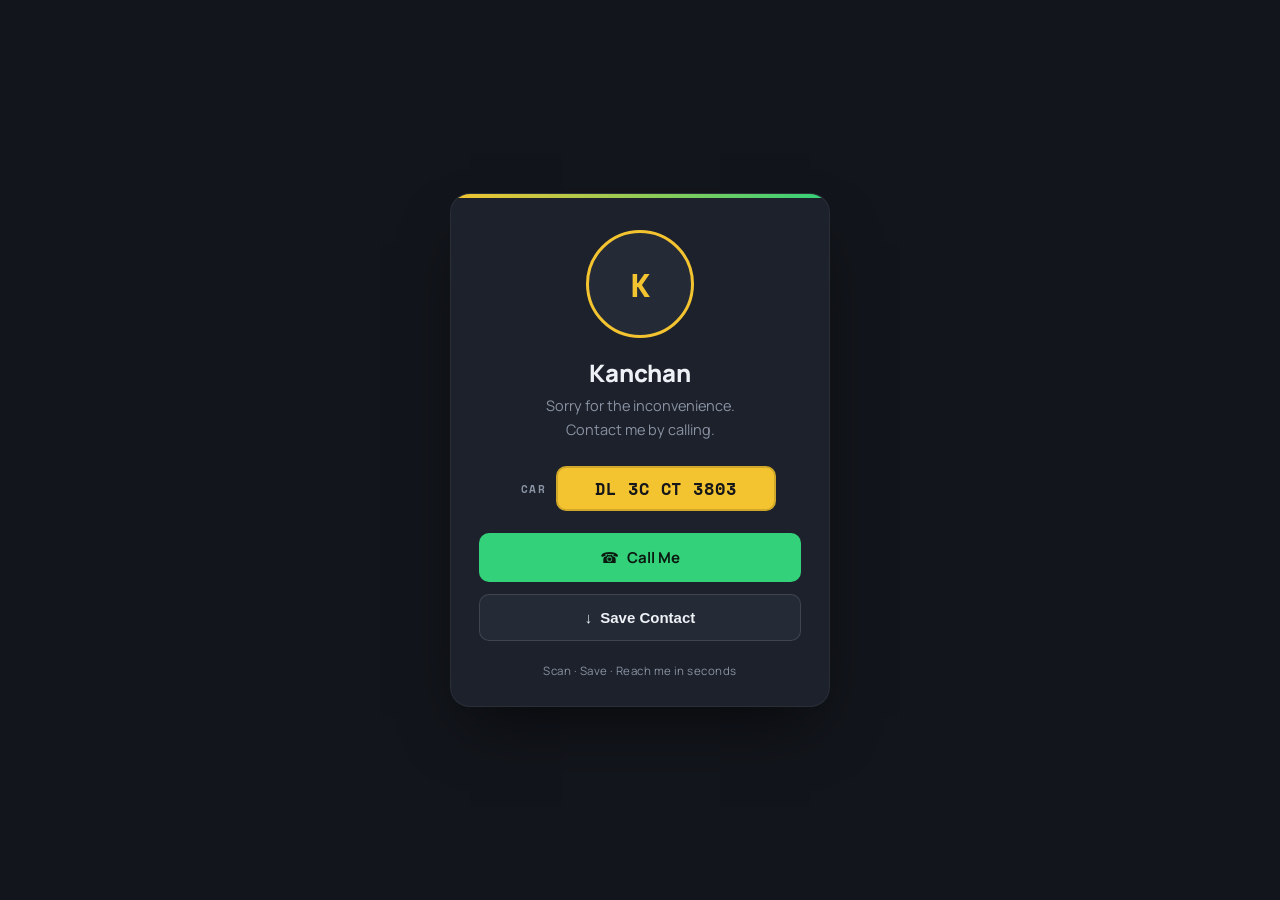
<file: u/kanchan-0db5c/index.html>
<!DOCTYPE html>
                                                                                                                                                                                                                                                                                                                                                                                                                                                                                                                                                                                                                                                                                                                  <html lang="en">
                                                                                                                                                                                                                                                                                                                                                                                                                                                                                                                                                                                                                                                                                                                  <head>
                                                                                                                                                                                                                                                                                                                                                                                                                                                                                                                                                                                                                                                                                                                  <meta charset="UTF-8">
                                                                                                                                                                                                                                                                                                                                                                                                                                                                                                                                                                                                                                                                                                                  <meta name="viewport" content="width=device-width, initial-scale=1.0">
                                                                                                                                                                                                                                                                                                                                                                                                                                                                                                                                                                                                                                                                                                                  <title>Kanchan</title>
                                                                                                                                                                                                                                                                                                                                                                                                                                                                                                                                                                                                                                                                                                                  <link href="https://fonts.googleapis.com/css2?family=Space+Mono:wght@400;700&family=Manrope:wght@400;500;700;800&display=swap" rel="stylesheet">
                                                                                                                                                                                                                                                                                                                                                                                                                                                                                                                                                                                                                                                                                                                  <style>
                                                                                                                                                                                                                                                                                                                                                                                                                                                                                                                                                                                                                                                                                                                                                                                                                          :root{--bg:#12151b;--surface:#1c212b;--surface-2:#242b37;--plate-yellow:#f4c430;--ink:#14161a;--text:#eef1f5;--muted:#8a93a3;--green:#33d17a;--radius-lg:20px;--radius-sm:10px;}
                                                                                                                                                                                                                                                                                                                                                                                                                                                                                                                                                                                                                                                                                                                                                                                                                          *{box-sizing:border-box;}
                                                                                                                                                                                                                                                                                                                                                                                                                                                                                                                                                                                                                                                                                                                                                                                                                          html,body{margin:0;padding:0;background:var(--bg);color:var(--text);font-family:'Manrope',system-ui,sans-serif;-webkit-font-smoothing:antialiased;}
                                                                                                                                                                                                                                                                                                                                                                                                                                                                                                                                                                                                                                                                                                                                                                                                                          .wrap{min-height:100vh;display:flex;align-items:center;justify-content:center;padding:32px 18px;}
                                                                                                                                                                                                                                                                                                                                                                                                                                                                                                                                                                                                                                                                                                                                                                                                                          .card{width:100%;max-width:380px;background:var(--surface);border:1px solid rgba(255,255,255,0.06);border-radius:var(--radius-lg);padding:36px 28px 28px;text-align:center;box-shadow:0 30px 60px -20px rgba(0,0,0,0.6);position:relative;overflow:hidden;}
                                                                                                                                                                                                                                                                                                                                                                                                                                                                                                                                                                                                                                                                                                                                                                                                                          .card::before{content:"";position:absolute;top:0;left:0;right:0;height:4px;background:linear-gradient(90deg,var(--plate-yellow),var(--green));}
                                                                                                                                                                                                                                                                                                                                                                                                                                                                                                                                                                                                                                                                                                                                                                                                                          .avatar-slot{width:108px;height:108px;margin:0 auto 18px;border-radius:50%;overflow:hidden;border:3px solid var(--plate-yellow);background:var(--surface-2);display:flex;align-items:center;justify-content:center;}
                                                                                                                                                                                                                                                                                                                                                                                                                                                                                                                                                                                                                                                                                                                                                                                                                          .avatar-slot img{width:100%;height:100%;object-fit:cover;display:block;}
                                                                                                                                                                                                                                                                                                                                                                                                                                                                                                                                                                                                                                                                                                                                                                                                                          .initials{font-family:'Space Mono',monospace;font-size:34px;font-weight:700;color:var(--plate-yellow);}
                                                                                                                                                                                                                                                                                                                                                                                                                                                                                                                                                                                                                                                                                                                                                                                                                          .name{font-size:24px;font-weight:800;margin:0 0 6px;letter-spacing:-0.01em;}
                                                                                                                                                                                                                                                                                                                                                                                                                                                                                                                                                                                                                                                                                                                                                                                                                          .bio-line{margin:2px 0;color:var(--muted);font-size:14.5px;line-height:1.5;}
                                                                                                                                                                                                                                                                                                                                                                                                                                                                                                                                                                                                                                                                                                                                                                                                                          .plates{margin:26px 0 22px;display:flex;flex-direction:column;gap:10px;}
                                                                                                                                                                                                                                                                                                                                                                                                                                                                                                                                                                                                                                                                                                                                                                                                                          .plate-row{display:flex;align-items:center;justify-content:center;gap:10px;}
                                                                                                                                                                                                                                                                                                                                                                                                                                                                                                                                                                                                                                                                                                                                                                                                                          .plate-label{font-family:'Space Mono',monospace;font-size:11px;font-weight:700;letter-spacing:.12em;color:var(--muted);width:42px;text-align:right;flex-shrink:0;}
                                                                                                                                                                                                                                                                                                                                                                                                                                                                                                                                                                                                                                                                                                                                                                                                                          .plate{font-family:'Space Mono',monospace;font-weight:700;font-size:17px;letter-spacing:.05em;color:var(--ink);background:var(--plate-yellow);padding:8px 14px;border-radius:var(--radius-sm);border:2px solid rgba(0,0,0,.15);position:relative;flex:1;max-width:220px;}
                                                                                                                                                                                                                                                                                                                                                                                                                                                                                                                                                                                                                                                                                                                                                                                                                          .actions{display:flex;flex-direction:column;gap:12px;margin-top:6px;}
                                                                                                                                                                                                                                                                                                                                                                                                                                                                                                                                                                                                                                                                                                                                                                                                                          .btn{display:flex;align-items:center;justify-content:center;gap:8px;padding:14px 20px;border-radius:var(--radius-sm);font-weight:700;font-size:15px;text-decoration:none;border:none;cursor:pointer;}
                                                                                                                                                                                                                                                                                                                                                                                                                                                                                                                                                                                                                                                                                                                                                                                                                          .btn-call{background:var(--green);color:#0b1a10;}
                                                                                                                                                                                                                                                                                                                                                                                                                                                                                                                                                                                                                                                                                                                                                                                                                          .btn-save{background:var(--surface-2);color:var(--text);border:1px solid rgba(255,255,255,.12);}
                                                                                                                                                                                                                                                                                                                                                                                                                                                                                                                                                                                                                                                                                                                                                                                                                          .footnote{margin:22px 0 0;font-size:11.5px;color:var(--muted);letter-spacing:.04em;}
                                                                                                                                                                                                                                                                                                                                                                                                                                                                                                                                                                                                                                                                                                                                                                                                                          </style>
                                                                                                                                                                                                                                                                                                                                                                                                                                                                                                                                                                                                                                                                                                                  </head>
                                                                                                                                                                                                                                                                                                                                                                                                                                                                                                                                                                                                                                                                                                                  <body>
                                                                                                                                                                                                                                                                                                                                                                                                                                                                                                                                                                                                                                                                                                                  <div class="wrap">
                                                                                                                                                                                                                                                                                                                                                                                                                                                                                                                                                                                                                                                                                                                    <main class="card">
                                                                                                                                                                                                                                                                                                                                                                                                                                                                                                                                                                                                                                                                                                                        <div class="avatar-slot"><div class="initials">K</div></div>
                                                                                                                                                                                                                                                                                                                                                                                                                                                                                                                                                                                                                                                                                                                            <h1 class="name">Kanchan</h1>
                                                                                                                                                                                                                                                                                                                                                                                                                                                                                                                                                                                                                                                                                                                                <p class="bio-line">Sorry for the inconvenience.</p>
                                                                                                                                                                                                                                                                                                                                                                                                                                                                                                                                                                                                                                                                                                                                    <p class="bio-line">Contact me by calling.</p>
                                                                                                                                                                                                                                                                                                                                                                                                                                                                                                                                                                                                                                                                                                                                        <div class="plates">
                                                                                                                                                                                                                                                                                                                                                                                                                                                                                                                                                                                                                                                                                                                                              <div class="plate-row"><span class="plate-label">CAR</span><span class="plate">DL 3C CT 3803</span></div>
                                                                                                                                                                                                                                                                                                                                                                                                                                                                                                                                                                                                                                                                                                                                                    
                                                                                                                                                                                                                                                                                                                                                                                                                                                                                                                                                                                                                                                                                                                                                        </div>
                                                                                                                                                                                                                                                                                                                                                                                                                                                                                                                                                                                                                                                                                                                                                            <div class="actions">
                                                                                                                                                                                                                                                                                                                                                                                                                                                                                                                                                                                                                                                                                                                                                                  <a class="btn btn-call" href="tel:919910322445"><span class="btn-icon">&#9742;</span> Call Me</a>
                                                                                                                                                                                                                                                                                                                                                                                                                                                                                                                                                                                                                                                                                                                                                                        <button class="btn btn-save" type="button" onclick="downloadVCard()"><span class="btn-icon">&#8595;</span> Save Contact</button>
                                                                                                                                                                                                                                                                                                                                                                                                                                                                                                                                                                                                                                                                                                                                                                            </div>
                                                                                                                                                                                                                                                                                                                                                                                                                                                                                                                                                                                                                                                                                                                                                                                <p class="footnote">Scan &middot; Save &middot; Reach me in seconds</p>
                                                                                                                                                                                                                                                                                                                                                                                                                                                                                                                                                                                                                                                                                                                                                                                  </main>
                                                                                                                                                                                                                                                                                                                                                                                                                                                                                                                                                                                                                                                                                                                                                                                  </div>
                                                                                                                                                                                                                                                                                                                                                                                                                                                                                                                                                                                                                                                                                                                                                                                  <script>
                                                                                                                                                                                                                                                                                                                                                                                                                                                                                                                                                                                                                                                                                                                                                                                  function downloadVCard() {
                                                                                                                                                                                                                                                                                                                                                                                                                                                                                                                                                                                                                                                                                                                                                                                    const lines = [
                                                                                                                                                                                                                                                                                                                                                                                                                                                                                                                                                                                                                                                                                                                                                                                        "BEGIN:VCARD","VERSION:3.0",
                                                                                                                                                                                                                                                                                                                                                                                                                                                                                                                                                                                                                                                                                                                                                                                            "FN:Kanchan",
                                                                                                                                                                                                                                                                                                                                                                                                                                                                                                                                                                                                                                                                                                                                                                                                "N:Kanchan;;;;",
                                                                                                                                                                                                                                                                                                                                                                                                                                                                                                                                                                                                                                                                                                                                                                                                    "TEL;TYPE=CELL:919910322445",
                                                                                                                                                                                                                                                                                                                                                                                                                                                                                                                                                                                                                                                                                                                                                                                                        "NOTE:Car DL 3C CT 3803 / Bike ",
                                                                                                                                                                                                                                                                                                                                                                                                                                                                                                                                                                                                                                                                                                                                                                                                            "END:VCARD"
                                                                                                                                                                                                                                                                                                                                                                                                                                                                                                                                                                                                                                                                                                                                                                                                              ];
                                                                                                                                                                                                                                                                                                                                                                                                                                                                                                                                                                                                                                                                                                                                                                                                                const blob = new Blob([lines.join("\r\n")], {type:"text/vcard;charset=utf-8"});
                                                                                                                                                                                                                                                                                                                                                                                                                                                                                                                                                                                                                                                                                                                                                                                                                  const url = URL.createObjectURL(blob);
                                                                                                                                                                                                                                                                                                                                                                                                                                                                                                                                                                                                                                                                                                                                                                                                                    const a = document.createElement("a");
                                                                                                                                                                                                                                                                                                                                                                                                                                                                                                                                                                                                                                                                                                                                                                                                                      a.href = url; a.download = "Kanchan.vcf";
                                                                                                                                                                                                                                                                                                                                                                                                                                                                                                                                                                                                                                                                                                                                                                                                                        document.body.appendChild(a); a.click(); document.body.removeChild(a);
                                                                                                                                                                                                                                                                                                                                                                                                                                                                                                                                                                                                                                                                                                                                                                                                                          URL.revokeObjectURL(url);
                                                                                                                                                                                                                                                                                                                                                                                                                                                                                                                                                                                                                                                                                                                                                                                                                          }
                                                                                                                                                                                                                                                                                                                                                                                                                                                                                                                                                                                                                                                                                                                                                                                                                          </script>
                                                                                                                                                                                                                                                                                                                                                                                                                                                                                                                                                                                                                                                                                                                                                                                                                          </body>
                                                                                                                                                                                                                                                                                                                                                                                                                                                                                                                                                                                                                                                                                                                                                                                                                          </html>
</file>
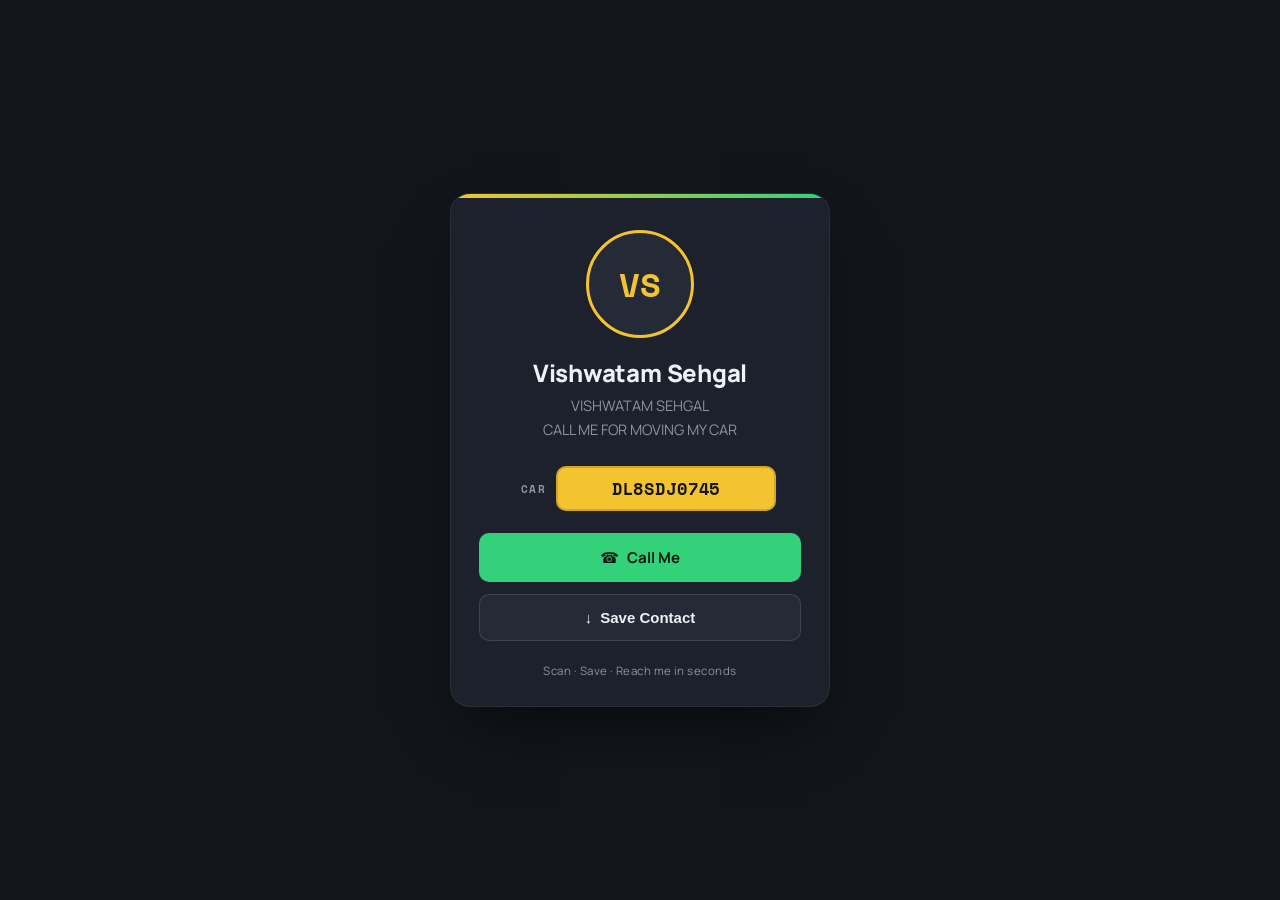
<file: u/kanchan-verma-b7872/index.html>
<!DOCTYPE html>
                                                                                                                                                                                                                                                                                                                                                                                                                                                                                                                                                                                                                                                                                                                                                                                                                                                                                                                    <html lang="en">
                                                                                                                                                                                                                                                                                                                                                                                                                                                                                                                                                                                                                                                                                                                                                                                                                                                                                                                    <head>
                                                                                                                                                                                                                                                                                                                                                                                                                                                                                                                                                                                                                                                                                                                                                                                                                                                                                                                    <meta charset="UTF-8">
                                                                                                                                                                                                                                                                                                                                                                                                                                                                                                                                                                                                                                                                                                                                                                                                                                                                                                                    <meta name="viewport" content="width=device-width, initial-scale=1.0">
                                                                                                                                                                                                                                                                                                                                                                                                                                                                                                                                                                                                                                                                                                                                                                                                                                                                                                                    <title>Vishwatam Sehgal</title>
                                                                                                                                                                                                                                                                                                                                                                                                                                                                                                                                                                                                                                                                                                                                                                                                                                                                                                                    <link href="https://fonts.googleapis.com/css2?family=Space+Mono:wght@400;700&family=Manrope:wght@400;500;700;800&display=swap" rel="stylesheet">
                                                                                                                                                                                                                                                                                                                                                                                                                                                                                                                                                                                                                                                                                                                                                                                                                                                                                                                    <style>
                                                                                                                                                                                                                                                                                                                                                                                                                                                                                                                                                                                                                                                                                                                                                                                                                                                                                                                                                                                                                            :root{--bg:#12151b;--surface:#1c212b;--surface-2:#242b37;--plate-yellow:#f4c430;--ink:#14161a;--text:#eef1f5;--muted:#8a93a3;--green:#33d17a;--radius-lg:20px;--radius-sm:10px;}
                                                                                                                                                                                                                                                                                                                                                                                                                                                                                                                                                                                                                                                                                                                                                                                                                                                                                                                                                                                                                            *{box-sizing:border-box;}
                                                                                                                                                                                                                                                                                                                                                                                                                                                                                                                                                                                                                                                                                                                                                                                                                                                                                                                                                                                                                            html,body{margin:0;padding:0;background:var(--bg);color:var(--text);font-family:'Manrope',system-ui,sans-serif;-webkit-font-smoothing:antialiased;}
                                                                                                                                                                                                                                                                                                                                                                                                                                                                                                                                                                                                                                                                                                                                                                                                                                                                                                                                                                                                                            .wrap{min-height:100vh;display:flex;align-items:center;justify-content:center;padding:32px 18px;}
                                                                                                                                                                                                                                                                                                                                                                                                                                                                                                                                                                                                                                                                                                                                                                                                                                                                                                                                                                                                                            .card{width:100%;max-width:380px;background:var(--surface);border:1px solid rgba(255,255,255,0.06);border-radius:var(--radius-lg);padding:36px 28px 28px;text-align:center;box-shadow:0 30px 60px -20px rgba(0,0,0,0.6);position:relative;overflow:hidden;}
                                                                                                                                                                                                                                                                                                                                                                                                                                                                                                                                                                                                                                                                                                                                                                                                                                                                                                                                                                                                                            .card::before{content:"";position:absolute;top:0;left:0;right:0;height:4px;background:linear-gradient(90deg,var(--plate-yellow),var(--green));}
                                                                                                                                                                                                                                                                                                                                                                                                                                                                                                                                                                                                                                                                                                                                                                                                                                                                                                                                                                                                                            .avatar-slot{width:108px;height:108px;margin:0 auto 18px;border-radius:50%;overflow:hidden;border:3px solid var(--plate-yellow);background:var(--surface-2);display:flex;align-items:center;justify-content:center;}
                                                                                                                                                                                                                                                                                                                                                                                                                                                                                                                                                                                                                                                                                                                                                                                                                                                                                                                                                                                                                            .avatar-slot img{width:100%;height:100%;object-fit:cover;display:block;}
                                                                                                                                                                                                                                                                                                                                                                                                                                                                                                                                                                                                                                                                                                                                                                                                                                                                                                                                                                                                                            .initials{font-family:'Space Mono',monospace;font-size:34px;font-weight:700;color:var(--plate-yellow);}
                                                                                                                                                                                                                                                                                                                                                                                                                                                                                                                                                                                                                                                                                                                                                                                                                                                                                                                                                                                                                            .name{font-size:24px;font-weight:800;margin:0 0 6px;letter-spacing:-0.01em;}
                                                                                                                                                                                                                                                                                                                                                                                                                                                                                                                                                                                                                                                                                                                                                                                                                                                                                                                                                                                                                            .bio-line{margin:2px 0;color:var(--muted);font-size:14.5px;line-height:1.5;}
                                                                                                                                                                                                                                                                                                                                                                                                                                                                                                                                                                                                                                                                                                                                                                                                                                                                                                                                                                                                                            .plates{margin:26px 0 22px;display:flex;flex-direction:column;gap:10px;}
                                                                                                                                                                                                                                                                                                                                                                                                                                                                                                                                                                                                                                                                                                                                                                                                                                                                                                                                                                                                                            .plate-row{display:flex;align-items:center;justify-content:center;gap:10px;}
                                                                                                                                                                                                                                                                                                                                                                                                                                                                                                                                                                                                                                                                                                                                                                                                                                                                                                                                                                                                                            .plate-label{font-family:'Space Mono',monospace;font-size:11px;font-weight:700;letter-spacing:.12em;color:var(--muted);width:42px;text-align:right;flex-shrink:0;}
                                                                                                                                                                                                                                                                                                                                                                                                                                                                                                                                                                                                                                                                                                                                                                                                                                                                                                                                                                                                                            .plate{font-family:'Space Mono',monospace;font-weight:700;font-size:17px;letter-spacing:.05em;color:var(--ink);background:var(--plate-yellow);padding:8px 14px;border-radius:var(--radius-sm);border:2px solid rgba(0,0,0,.15);position:relative;flex:1;max-width:220px;}
                                                                                                                                                                                                                                                                                                                                                                                                                                                                                                                                                                                                                                                                                                                                                                                                                                                                                                                                                                                                                            .actions{display:flex;flex-direction:column;gap:12px;margin-top:6px;}
                                                                                                                                                                                                                                                                                                                                                                                                                                                                                                                                                                                                                                                                                                                                                                                                                                                                                                                                                                                                                            .btn{display:flex;align-items:center;justify-content:center;gap:8px;padding:14px 20px;border-radius:var(--radius-sm);font-weight:700;font-size:15px;text-decoration:none;border:none;cursor:pointer;}
                                                                                                                                                                                                                                                                                                                                                                                                                                                                                                                                                                                                                                                                                                                                                                                                                                                                                                                                                                                                                            .btn-call{background:var(--green);color:#0b1a10;}
                                                                                                                                                                                                                                                                                                                                                                                                                                                                                                                                                                                                                                                                                                                                                                                                                                                                                                                                                                                                                            .btn-save{background:var(--surface-2);color:var(--text);border:1px solid rgba(255,255,255,.12);}
                                                                                                                                                                                                                                                                                                                                                                                                                                                                                                                                                                                                                                                                                                                                                                                                                                                                                                                                                                                                                            .footnote{margin:22px 0 0;font-size:11.5px;color:var(--muted);letter-spacing:.04em;}
                                                                                                                                                                                                                                                                                                                                                                                                                                                                                                                                                                                                                                                                                                                                                                                                                                                                                                                                                                                                                            </style>
                                                                                                                                                                                                                                                                                                                                                                                                                                                                                                                                                                                                                                                                                                                                                                                                                                                                                                                    </head>
                                                                                                                                                                                                                                                                                                                                                                                                                                                                                                                                                                                                                                                                                                                                                                                                                                                                                                                    <body>
                                                                                                                                                                                                                                                                                                                                                                                                                                                                                                                                                                                                                                                                                                                                                                                                                                                                                                                    <div class="wrap">
                                                                                                                                                                                                                                                                                                                                                                                                                                                                                                                                                                                                                                                                                                                                                                                                                                                                                                                      <main class="card">
                                                                                                                                                                                                                                                                                                                                                                                                                                                                                                                                                                                                                                                                                                                                                                                                                                                                                                                          <div class="avatar-slot"><div class="initials">VS</div></div>
                                                                                                                                                                                                                                                                                                                                                                                                                                                                                                                                                                                                                                                                                                                                                                                                                                                                                                                              <h1 class="name">Vishwatam Sehgal</h1>
                                                                                                                                                                                                                                                                                                                                                                                                                                                                                                                                                                                                                                                                                                                                                                                                                                                                                                                                  <p class="bio-line">VISHWATAM SEHGAL</p>
                                                                                                                                                                                                                                                                                                                                                                                                                                                                                                                                                                                                                                                                                                                                                                                                                                                                                                                                      <p class="bio-line">CALL ME FOR MOVING MY CAR</p>
                                                                                                                                                                                                                                                                                                                                                                                                                                                                                                                                                                                                                                                                                                                                                                                                                                                                                                                                          <div class="plates">
                                                                                                                                                                                                                                                                                                                                                                                                                                                                                                                                                                                                                                                                                                                                                                                                                                                                                                                                                <div class="plate-row"><span class="plate-label">CAR</span><span class="plate">DL8SDJ0745</span></div>
                                                                                                                                                                                                                                                                                                                                                                                                                                                                                                                                                                                                                                                                                                                                                                                                                                                                                                                                                      
                                                                                                                                                                                                                                                                                                                                                                                                                                                                                                                                                                                                                                                                                                                                                                                                                                                                                                                                                          </div>
                                                                                                                                                                                                                                                                                                                                                                                                                                                                                                                                                                                                                                                                                                                                                                                                                                                                                                                                                              <div class="actions">
                                                                                                                                                                                                                                                                                                                                                                                                                                                                                                                                                                                                                                                                                                                                                                                                                                                                                                                                                                    <a class="btn btn-call" href="tel:9818952800"><span class="btn-icon">&#9742;</span> Call Me</a>
                                                                                                                                                                                                                                                                                                                                                                                                                                                                                                                                                                                                                                                                                                                                                                                                                                                                                                                                                                          <button class="btn btn-save" type="button" onclick="downloadVCard()"><span class="btn-icon">&#8595;</span> Save Contact</button>
                                                                                                                                                                                                                                                                                                                                                                                                                                                                                                                                                                                                                                                                                                                                                                                                                                                                                                                                                                              </div>
                                                                                                                                                                                                                                                                                                                                                                                                                                                                                                                                                                                                                                                                                                                                                                                                                                                                                                                                                                                  <p class="footnote">Scan &middot; Save &middot; Reach me in seconds</p>
                                                                                                                                                                                                                                                                                                                                                                                                                                                                                                                                                                                                                                                                                                                                                                                                                                                                                                                                                                                    </main>
                                                                                                                                                                                                                                                                                                                                                                                                                                                                                                                                                                                                                                                                                                                                                                                                                                                                                                                                                                                    </div>
                                                                                                                                                                                                                                                                                                                                                                                                                                                                                                                                                                                                                                                                                                                                                                                                                                                                                                                                                                                    <script>
                                                                                                                                                                                                                                                                                                                                                                                                                                                                                                                                                                                                                                                                                                                                                                                                                                                                                                                                                                                    function downloadVCard() {
                                                                                                                                                                                                                                                                                                                                                                                                                                                                                                                                                                                                                                                                                                                                                                                                                                                                                                                                                                                      const lines = [
                                                                                                                                                                                                                                                                                                                                                                                                                                                                                                                                                                                                                                                                                                                                                                                                                                                                                                                                                                                          "BEGIN:VCARD","VERSION:3.0",
                                                                                                                                                                                                                                                                                                                                                                                                                                                                                                                                                                                                                                                                                                                                                                                                                                                                                                                                                                                              "FN:Vishwatam Sehgal",
                                                                                                                                                                                                                                                                                                                                                                                                                                                                                                                                                                                                                                                                                                                                                                                                                                                                                                                                                                                                  "N:Vishwatam Sehgal;;;;",
                                                                                                                                                                                                                                                                                                                                                                                                                                                                                                                                                                                                                                                                                                                                                                                                                                                                                                                                                                                                      "TEL;TYPE=CELL:9818952800",
                                                                                                                                                                                                                                                                                                                                                                                                                                                                                                                                                                                                                                                                                                                                                                                                                                                                                                                                                                                                          "NOTE:Car DL8SDJ0745 / Bike ",
                                                                                                                                                                                                                                                                                                                                                                                                                                                                                                                                                                                                                                                                                                                                                                                                                                                                                                                                                                                                              "END:VCARD"
                                                                                                                                                                                                                                                                                                                                                                                                                                                                                                                                                                                                                                                                                                                                                                                                                                                                                                                                                                                                                ];
                                                                                                                                                                                                                                                                                                                                                                                                                                                                                                                                                                                                                                                                                                                                                                                                                                                                                                                                                                                                                  const blob = new Blob([lines.join("\r\n")], {type:"text/vcard;charset=utf-8"});
                                                                                                                                                                                                                                                                                                                                                                                                                                                                                                                                                                                                                                                                                                                                                                                                                                                                                                                                                                                                                    const url = URL.createObjectURL(blob);
                                                                                                                                                                                                                                                                                                                                                                                                                                                                                                                                                                                                                                                                                                                                                                                                                                                                                                                                                                                                                      const a = document.createElement("a");
                                                                                                                                                                                                                                                                                                                                                                                                                                                                                                                                                                                                                                                                                                                                                                                                                                                                                                                                                                                                                        a.href = url; a.download = "Vishwatam_Sehgal.vcf";
                                                                                                                                                                                                                                                                                                                                                                                                                                                                                                                                                                                                                                                                                                                                                                                                                                                                                                                                                                                                                          document.body.appendChild(a); a.click(); document.body.removeChild(a);
                                                                                                                                                                                                                                                                                                                                                                                                                                                                                                                                                                                                                                                                                                                                                                                                                                                                                                                                                                                                                            URL.revokeObjectURL(url);
                                                                                                                                                                                                                                                                                                                                                                                                                                                                                                                                                                                                                                                                                                                                                                                                                                                                                                                                                                                                                            }
                                                                                                                                                                                                                                                                                                                                                                                                                                                                                                                                                                                                                                                                                                                                                                                                                                                                                                                                                                                                                            </script>
                                                                                                                                                                                                                                                                                                                                                                                                                                                                                                                                                                                                                                                                                                                                                                                                                                                                                                                                                                                                                            </body>
                                                                                                                                                                                                                                                                                                                                                                                                                                                                                                                                                                                                                                                                                                                                                                                                                                                                                                                                                                                                                            </html>
</file>
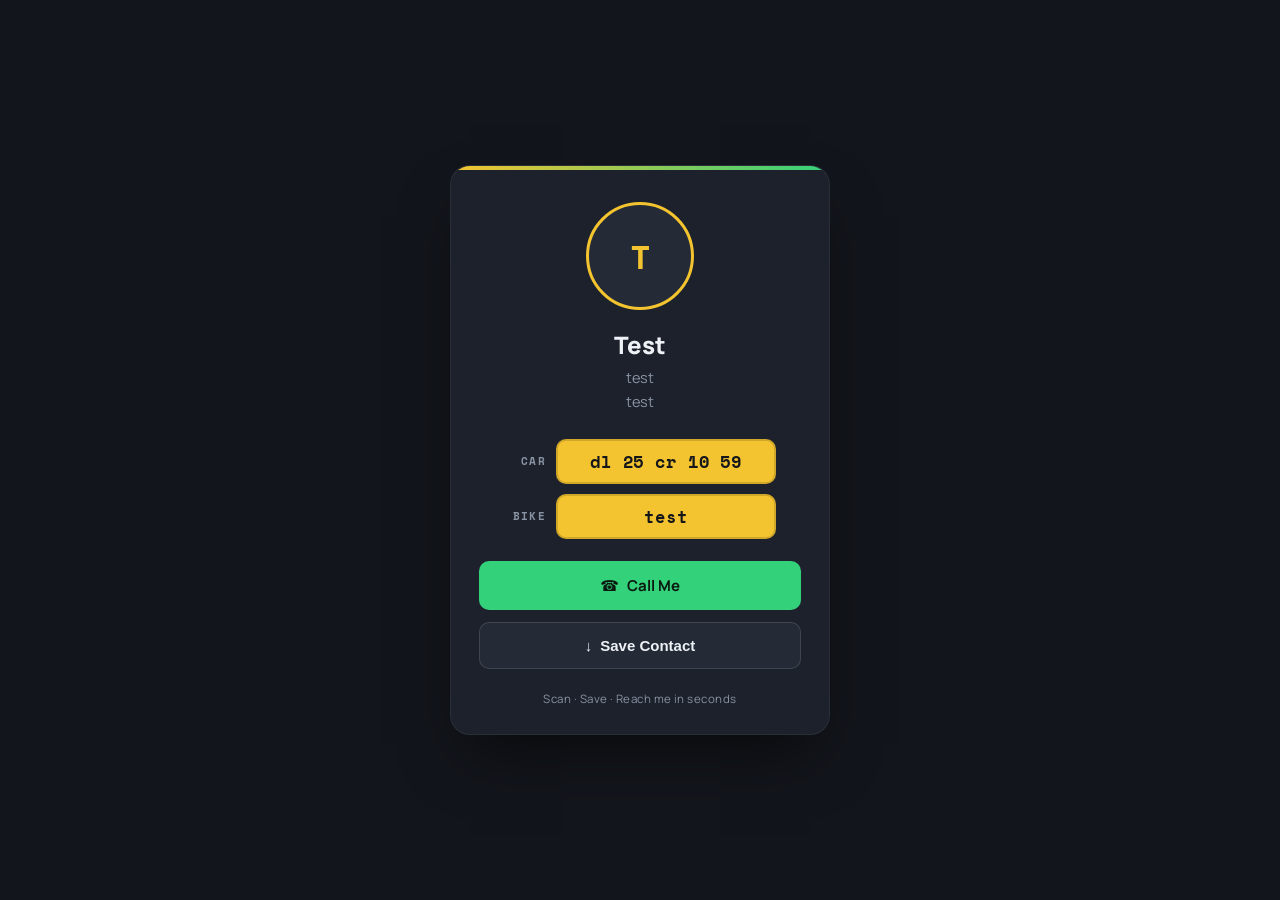
<file: u/test-5cf03/index.html>
<!DOCTYPE html>
<html lang="en">
<head>
<meta charset="UTF-8">
<meta name="viewport" content="width=device-width, initial-scale=1.0">
<title>Test</title>
<link href="https://fonts.googleapis.com/css2?family=Space+Mono:wght@400;700&family=Manrope:wght@400;500;700;800&display=swap" rel="stylesheet">
<style>
:root{--bg:#12151b;--surface:#1c212b;--surface-2:#242b37;--plate-yellow:#f4c430;--ink:#14161a;--text:#eef1f5;--muted:#8a93a3;--green:#33d17a;--radius-lg:20px;--radius-sm:10px;}
*{box-sizing:border-box;}
html,body{margin:0;padding:0;background:var(--bg);color:var(--text);font-family:'Manrope',system-ui,sans-serif;-webkit-font-smoothing:antialiased;}
.wrap{min-height:100vh;display:flex;align-items:center;justify-content:center;padding:32px 18px;}
.card{width:100%;max-width:380px;background:var(--surface);border:1px solid rgba(255,255,255,0.06);border-radius:var(--radius-lg);padding:36px 28px 28px;text-align:center;box-shadow:0 30px 60px -20px rgba(0,0,0,0.6);position:relative;overflow:hidden;}
.card::before{content:"";position:absolute;top:0;left:0;right:0;height:4px;background:linear-gradient(90deg,var(--plate-yellow),var(--green));}
.avatar-slot{width:108px;height:108px;margin:0 auto 18px;border-radius:50%;overflow:hidden;border:3px solid var(--plate-yellow);background:var(--surface-2);display:flex;align-items:center;justify-content:center;}
.avatar-slot img{width:100%;height:100%;object-fit:cover;display:block;}
.initials{font-family:'Space Mono',monospace;font-size:34px;font-weight:700;color:var(--plate-yellow);}
.name{font-size:24px;font-weight:800;margin:0 0 6px;letter-spacing:-0.01em;}
.bio-line{margin:2px 0;color:var(--muted);font-size:14.5px;line-height:1.5;}
.plates{margin:26px 0 22px;display:flex;flex-direction:column;gap:10px;}
.plate-row{display:flex;align-items:center;justify-content:center;gap:10px;}
.plate-label{font-family:'Space Mono',monospace;font-size:11px;font-weight:700;letter-spacing:.12em;color:var(--muted);width:42px;text-align:right;flex-shrink:0;}
.plate{font-family:'Space Mono',monospace;font-weight:700;font-size:17px;letter-spacing:.05em;color:var(--ink);background:var(--plate-yellow);padding:8px 14px;border-radius:var(--radius-sm);border:2px solid rgba(0,0,0,.15);position:relative;flex:1;max-width:220px;}
.actions{display:flex;flex-direction:column;gap:12px;margin-top:6px;}
.btn{display:flex;align-items:center;justify-content:center;gap:8px;padding:14px 20px;border-radius:var(--radius-sm);font-weight:700;font-size:15px;text-decoration:none;border:none;cursor:pointer;}
.btn-call{background:var(--green);color:#0b1a10;}
.btn-save{background:var(--surface-2);color:var(--text);border:1px solid rgba(255,255,255,.12);}
.footnote{margin:22px 0 0;font-size:11.5px;color:var(--muted);letter-spacing:.04em;}
</style>
</head>
<body>
<div class="wrap">
  <main class="card">
    <div class="avatar-slot"><div class="initials">T</div></div>
    <h1 class="name">Test</h1>
    <p class="bio-line">test</p>
    <p class="bio-line">test</p>
    <div class="plates">
      <div class="plate-row"><span class="plate-label">CAR</span><span class="plate">dl 25 cr 10 59</span></div>
      <div class="plate-row"><span class="plate-label">BIKE</span><span class="plate">test</span></div>
    </div>
    <div class="actions">
      <a class="btn btn-call" href="tel:917838338058"><span class="btn-icon">&#9742;</span> Call Me</a>
      <button class="btn btn-save" type="button" onclick="downloadVCard()"><span class="btn-icon">&#8595;</span> Save Contact</button>
    </div>
    <p class="footnote">Scan &middot; Save &middot; Reach me in seconds</p>
  </main>
</div>
<script>
function downloadVCard() {
  const lines = [
    "BEGIN:VCARD","VERSION:3.0",
    "FN:Test",
    "N:Test;;;;",
    "TEL;TYPE=CELL:917838338058",
    "NOTE:Car dl 25 cr 10 59 / Bike test",
    "END:VCARD"
  ];
  const blob = new Blob([lines.join("\r\n")], {type:"text/vcard;charset=utf-8"});
  const url = URL.createObjectURL(blob);
  const a = document.createElement("a");
  a.href = url; a.download = "Test.vcf";
  document.body.appendChild(a); a.click(); document.body.removeChild(a);
  URL.revokeObjectURL(url);
}
</script>
</body>
</html>
</file>
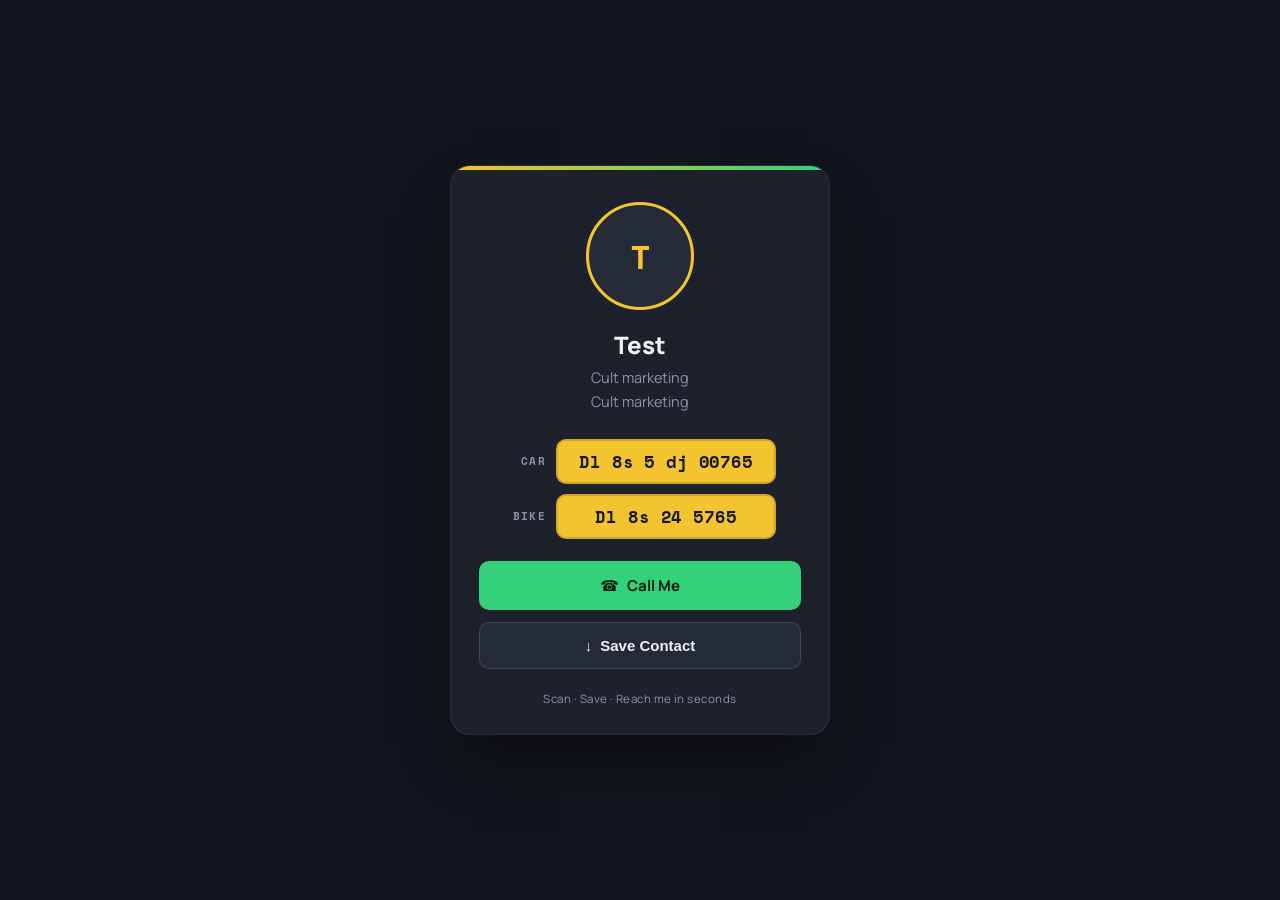
<file: u/test-9ce56/index.html>
<!DOCTYPE html>
<html lang="en">
<head>
<meta charset="UTF-8">
<meta name="viewport" content="width=device-width, initial-scale=1.0">
<title>Test</title>
<link href="https://fonts.googleapis.com/css2?family=Space+Mono:wght@400;700&family=Manrope:wght@400;500;700;800&display=swap" rel="stylesheet">
<style>
:root{--bg:#12151b;--surface:#1c212b;--surface-2:#242b37;--plate-yellow:#f4c430;--ink:#14161a;--text:#eef1f5;--muted:#8a93a3;--green:#33d17a;--radius-lg:20px;--radius-sm:10px;}
*{box-sizing:border-box;}
html,body{margin:0;padding:0;background:var(--bg);color:var(--text);font-family:'Manrope',system-ui,sans-serif;-webkit-font-smoothing:antialiased;}
.wrap{min-height:100vh;display:flex;align-items:center;justify-content:center;padding:32px 18px;}
.card{width:100%;max-width:380px;background:var(--surface);border:1px solid rgba(255,255,255,0.06);border-radius:var(--radius-lg);padding:36px 28px 28px;text-align:center;box-shadow:0 30px 60px -20px rgba(0,0,0,0.6);position:relative;overflow:hidden;}
.card::before{content:"";position:absolute;top:0;left:0;right:0;height:4px;background:linear-gradient(90deg,var(--plate-yellow),var(--green));}
.avatar-slot{width:108px;height:108px;margin:0 auto 18px;border-radius:50%;overflow:hidden;border:3px solid var(--plate-yellow);background:var(--surface-2);display:flex;align-items:center;justify-content:center;}
.avatar-slot img{width:100%;height:100%;object-fit:cover;display:block;}
.initials{font-family:'Space Mono',monospace;font-size:34px;font-weight:700;color:var(--plate-yellow);}
.name{font-size:24px;font-weight:800;margin:0 0 6px;letter-spacing:-0.01em;}
.bio-line{margin:2px 0;color:var(--muted);font-size:14.5px;line-height:1.5;}
.plates{margin:26px 0 22px;display:flex;flex-direction:column;gap:10px;}
.plate-row{display:flex;align-items:center;justify-content:center;gap:10px;}
.plate-label{font-family:'Space Mono',monospace;font-size:11px;font-weight:700;letter-spacing:.12em;color:var(--muted);width:42px;text-align:right;flex-shrink:0;}
.plate{font-family:'Space Mono',monospace;font-weight:700;font-size:17px;letter-spacing:.05em;color:var(--ink);background:var(--plate-yellow);padding:8px 14px;border-radius:var(--radius-sm);border:2px solid rgba(0,0,0,.15);position:relative;flex:1;max-width:220px;}
.actions{display:flex;flex-direction:column;gap:12px;margin-top:6px;}
.btn{display:flex;align-items:center;justify-content:center;gap:8px;padding:14px 20px;border-radius:var(--radius-sm);font-weight:700;font-size:15px;text-decoration:none;border:none;cursor:pointer;}
.btn-call{background:var(--green);color:#0b1a10;}
.btn-save{background:var(--surface-2);color:var(--text);border:1px solid rgba(255,255,255,.12);}
.footnote{margin:22px 0 0;font-size:11.5px;color:var(--muted);letter-spacing:.04em;}
</style>
</head>
<body>
<div class="wrap">
  <main class="card">
    <div class="avatar-slot"><div class="initials">T</div></div>
    <h1 class="name">Test</h1>
    <p class="bio-line">Cult marketing</p>
    <p class="bio-line">Cult marketing</p>
    <div class="plates">
      <div class="plate-row"><span class="plate-label">CAR</span><span class="plate">Dl 8s 5 dj 00765</span></div>
      <div class="plate-row"><span class="plate-label">BIKE</span><span class="plate">Dl 8s 24 5765</span></div>
    </div>
    <div class="actions">
      <a class="btn btn-call" href="tel:917838338058"><span class="btn-icon">&#9742;</span> Call Me</a>
      <button class="btn btn-save" type="button" onclick="downloadVCard()"><span class="btn-icon">&#8595;</span> Save Contact</button>
    </div>
    <p class="footnote">Scan &middot; Save &middot; Reach me in seconds</p>
  </main>
</div>
<script>
function downloadVCard() {
  const lines = [
    "BEGIN:VCARD","VERSION:3.0",
    "FN:Test",
    "N:Test;;;;",
    "TEL;TYPE=CELL:917838338058",
    "NOTE:Car Dl 8s 5 dj 00765 / Bike Dl 8s 24 5765",
    "END:VCARD"
  ];
  const blob = new Blob([lines.join("\r\n")], {type:"text/vcard;charset=utf-8"});
  const url = URL.createObjectURL(blob);
  const a = document.createElement("a");
  a.href = url; a.download = "Test.vcf";
  document.body.appendChild(a); a.click(); document.body.removeChild(a);
  URL.revokeObjectURL(url);
}
</script>
</body>
</html>
</file>
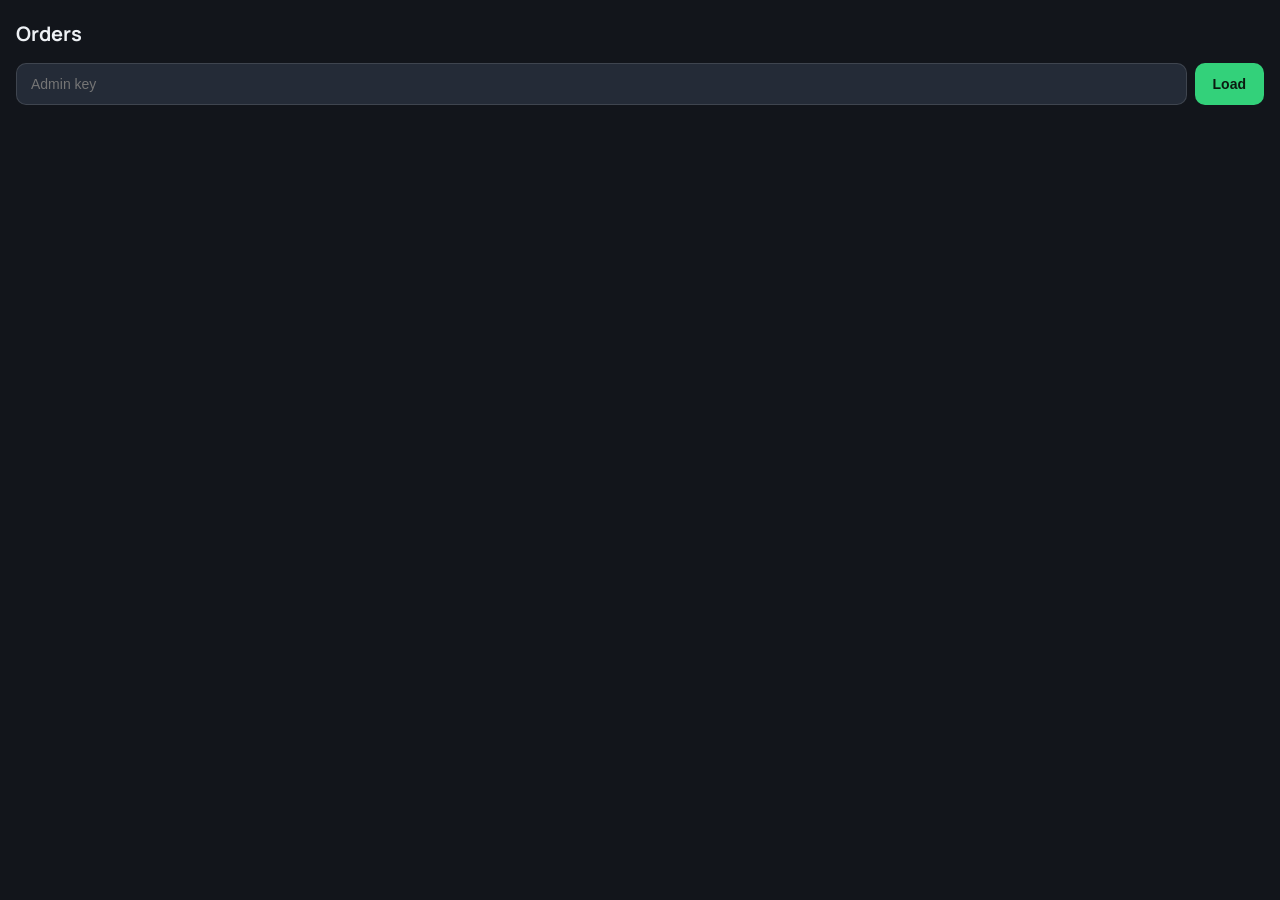
<file: orders.html>
<!DOCTYPE html>
<html lang="en">
<head>
<meta charset="UTF-8">
<meta name="viewport" content="width=device-width, initial-scale=1.0">
<title>Orders</title>
<link href="https://fonts.googleapis.com/css2?family=Space+Mono:wght@400;700&family=Manrope:wght@400;500;700;800&display=swap" rel="stylesheet">
<style>
:root{--bg:#12151b;--surface:#1c212b;--surface-2:#242b37;--plate-yellow:#f4c430;--text:#eef1f5;--muted:#8a93a3;--green:#33d17a;}
*{box-sizing:border-box;}
body{margin:0;background:var(--bg);color:var(--text);font-family:'Manrope',system-ui,sans-serif;padding:20px 16px 60px;}
h1{font-size:20px;margin:0 0 16px;}
.key-row{display:flex;gap:8px;margin-bottom:20px;}
input[type=password]{flex:1;padding:12px 14px;border-radius:10px;border:1px solid rgba(255,255,255,0.12);background:var(--surface-2);color:var(--text);font-size:14px;}
button{padding:12px 18px;border-radius:10px;border:none;background:var(--green);color:#0b1a10;font-weight:700;font-size:14px;}
.order-card{background:var(--surface);border:1px solid rgba(255,255,255,0.06);border-radius:16px;padding:18px;margin-bottom:14px;}
.order-card .top{display:flex;justify-content:space-between;align-items:baseline;margin-bottom:10px;}
.order-card .name{font-weight:700;font-size:15px;}
.order-card .amount{font-family:'Space Mono',monospace;color:var(--plate-yellow);font-weight:700;}
.order-card .row{font-size:13px;color:var(--muted);margin:3px 0;}
.order-card .row b{color:var(--text);font-weight:500;}
.order-card a{color:var(--green);text-decoration:none;font-size:13px;}
.order-card img{margin-top:10px;border-radius:8px;max-width:180px;}
.status{display:inline-block;font-family:'Space Mono',monospace;font-size:10.5px;padding:3px 9px;border-radius:999px;background:var(--surface-2);color:var(--muted);letter-spacing:.05em;}
#loadingMsg, #emptyMsg{color:var(--muted);font-size:13px;display:none;}
#errorMsg{color:#ff9d9d;font-size:13px;display:none;}
</style>
</head>
<body>
  <h1>Orders</h1>
  <div class="key-row">
    <input type="password" id="keyInput" placeholder="Admin key">
    <button onclick="loadOrders()">Load</button>
  </div>
  <p id="loadingMsg">Loading...</p>
  <p id="emptyMsg">No orders yet.</p>
  <p id="errorMsg"></p>
  <div id="orderList"></div>

<script>
  // Set this to your deployed Worker URL.
  const WORKER_URL = "https://card-id-card-api.geetsehgal.workers.dev";

  window.addEventListener("DOMContentLoaded", () => {
    const saved = localStorage.getItem("orders_admin_key");
    if (saved) {
      document.getElementById("keyInput").value = saved;
      loadOrders();
    }
  });

  async function loadOrders() {
    const key = document.getElementById("keyInput").value.trim();
    const list = document.getElementById("orderList");
    const loadingMsg = document.getElementById("loadingMsg");
    const emptyMsg = document.getElementById("emptyMsg");
    const errorMsg = document.getElementById("errorMsg");

    list.innerHTML = "";
    emptyMsg.style.display = "none";
    errorMsg.style.display = "none";
    loadingMsg.style.display = "block";

    try {
      const resp = await fetch(`${WORKER_URL}/orders?key=${encodeURIComponent(key)}`);
      const data = await resp.json();
      loadingMsg.style.display = "none";

      if (!resp.ok || !data.ok) {
        errorMsg.textContent = data.error || "Failed to load orders.";
        errorMsg.style.display = "block";
        return;
      }

      localStorage.setItem("orders_admin_key", key);

      if (data.orders.length === 0) {
        emptyMsg.style.display = "block";
        return;
      }

      data.orders.forEach((o) => {
        const items = [];
        if (o.bikeQty > 0) items.push(`Bike x${o.bikeQty}`);
        if (o.carQty > 0) items.push(`Car x${o.carQty}`);
        const screenshotUrl = `${WORKER_URL}/orders/file?path=${encodeURIComponent(o.screenshotPath)}&key=${encodeURIComponent(key)}`;
        const qrUrl = `https://api.qrserver.com/v1/create-qr-code/?size=800x800&margin=10&data=${encodeURIComponent(o.cardUrl)}`;
        const date = new Date(o.createdAt).toLocaleString();

        const emailSubject = "Your vehicle card has shipped!";
        const emailBody =
          `Hi ${o.name},\n\n` +
          `Your payment is confirmed and your order is on its way — expect it within 3-5 days.\n\n` +
          `Your digital card: ${o.cardUrl}\n` +
          `Your QR code (for printing/reference): ${qrUrl}\n\n` +
          `Order reference: ${o.orderId}\n\n` +
          `Thanks for ordering!`;
        const mailtoUrl = `mailto:${encodeURIComponent(o.email)}?subject=${encodeURIComponent(emailSubject)}&body=${encodeURIComponent(emailBody)}`;

        const card = document.createElement("div");
        card.className = "order-card";
        card.innerHTML = `
          <div class="top">
            <span class="name">${escapeHtml(o.name)}</span>
            <span class="amount">₹${o.totalAmount}</span>
          </div>
          <div class="row"><span class="status">${escapeHtml(o.status)}</span> &nbsp; ${date}</div>
          <div class="row"><b>Items:</b> ${items.join(", ")}</div>
          <div class="row"><b>Phone:</b> ${escapeHtml(o.phone)} &nbsp; <b>Email:</b> ${escapeHtml(o.email)}</div>
          <div class="row"><b>Address:</b> ${escapeHtml(o.address)}, ${escapeHtml(o.city)} - ${escapeHtml(o.pincode)}</div>
          <div class="row"><b>UTR:</b> ${escapeHtml(o.utr)}</div>
          <div class="row"><a href="${o.cardUrl}" target="_blank" rel="noopener">View digital card →</a></div>
          <div class="row"><a href="${qrUrl}" target="_blank" rel="noopener">View / print QR code →</a></div>
          <div class="row"><a href="${screenshotUrl}" target="_blank" rel="noopener">View payment screenshot →</a></div>
          <div class="row"><a href="${mailtoUrl}">✉️ Email customer their card &amp; QR →</a></div>
        `;
        list.appendChild(card);
      });
    } catch (err) {
      loadingMsg.style.display = "none";
      errorMsg.textContent = "Network error — check your connection and try again.";
      errorMsg.style.display = "block";
    }
  }

  function escapeHtml(str) {
    return String(str || "").replace(/&/g, "&amp;").replace(/</g, "&lt;").replace(/>/g, "&gt;");
  }
</script>
</body>
</html>
</file>
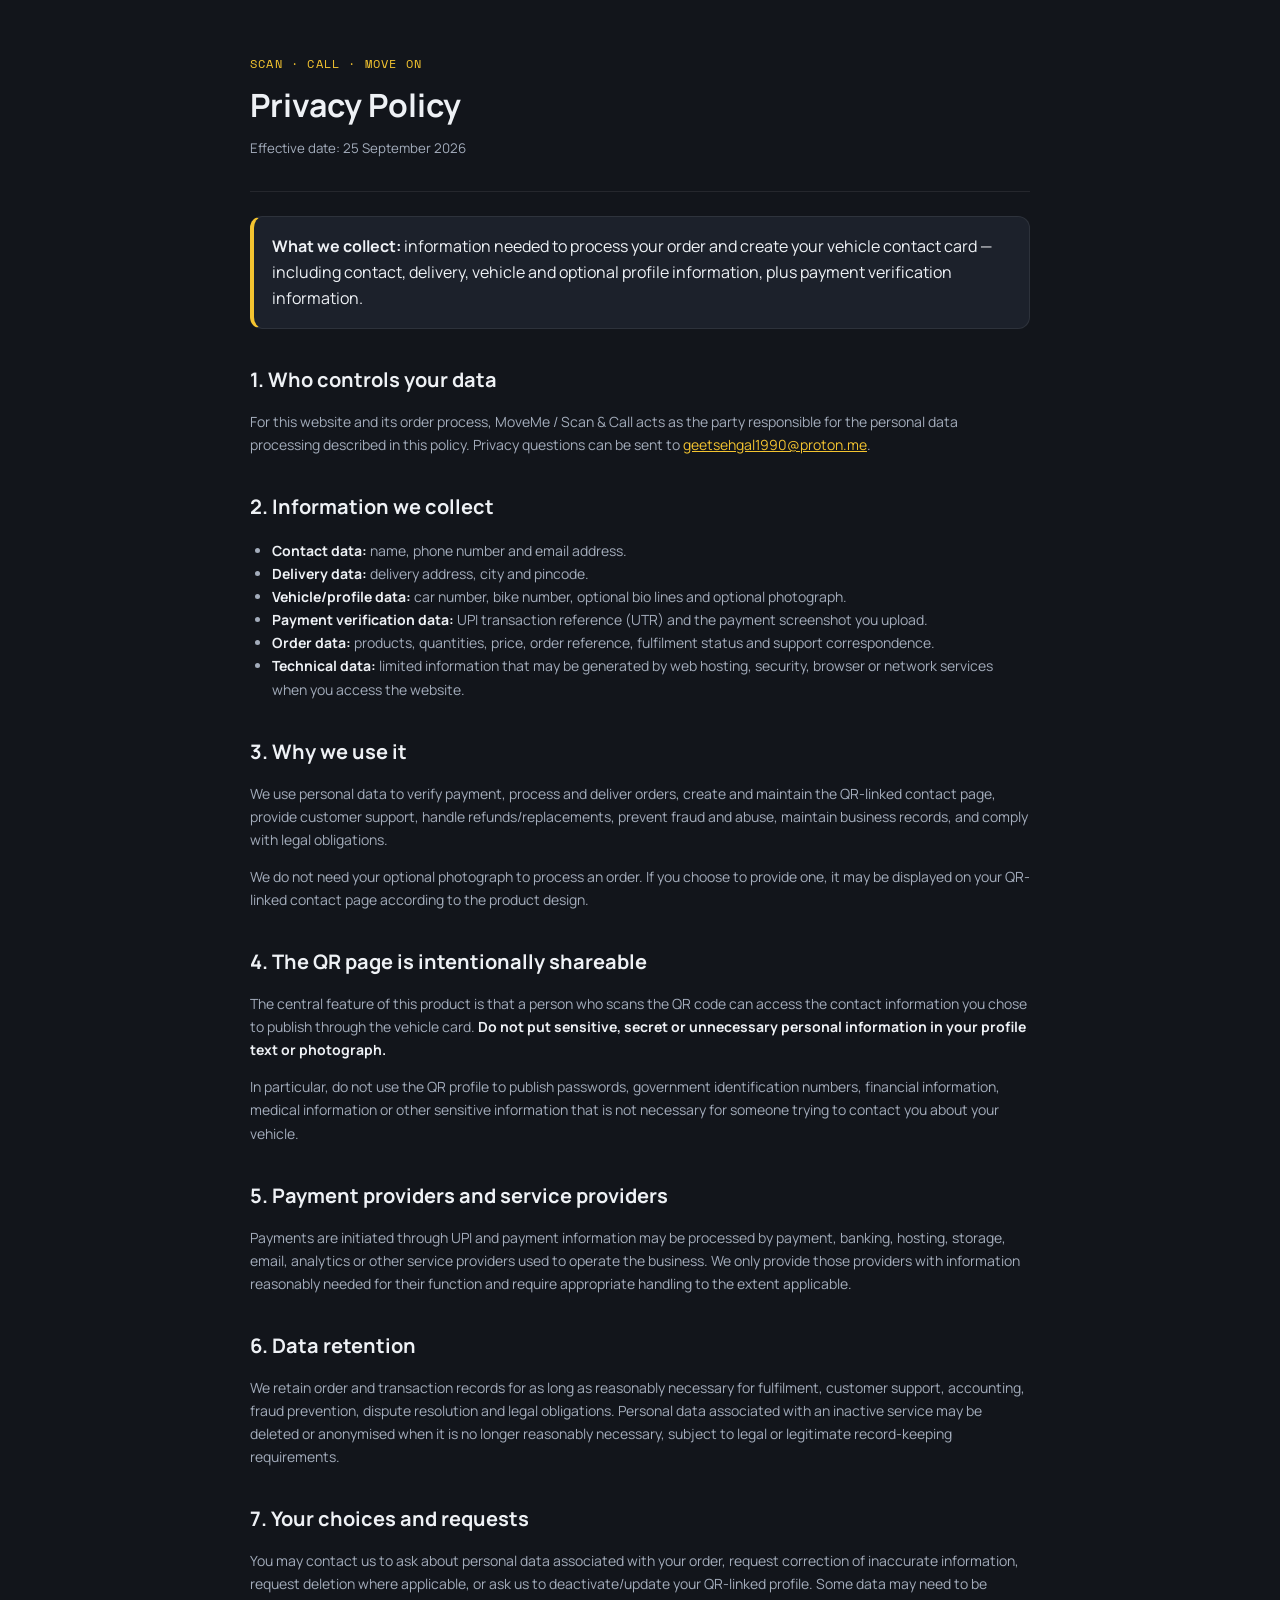
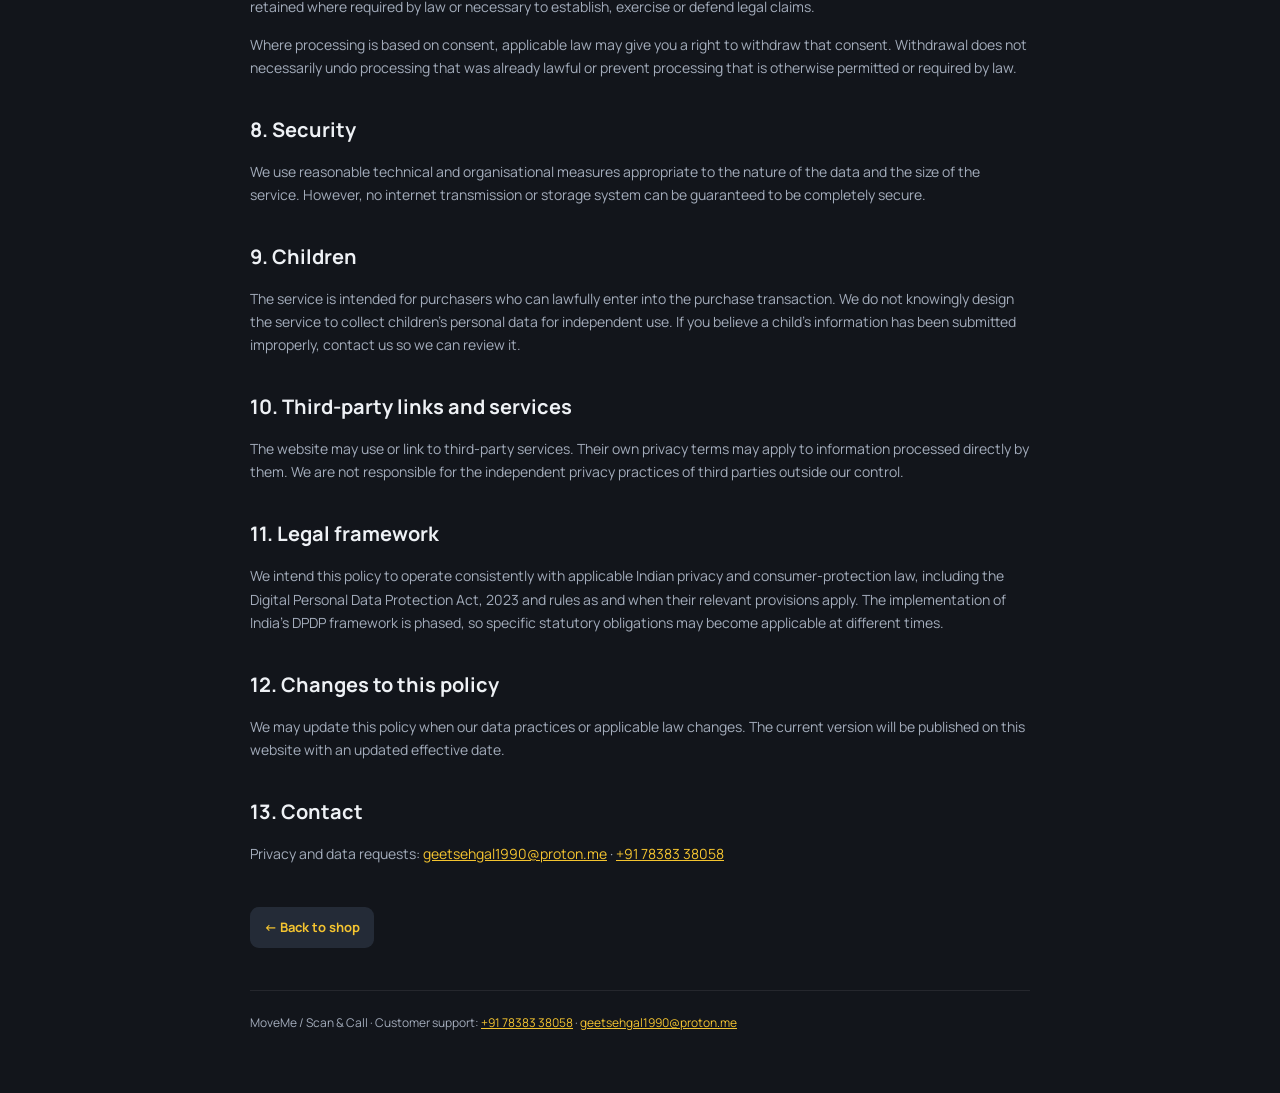
<file: privacy.html>
<!DOCTYPE html>
<html lang="en">
<head>
<meta charset="UTF-8">
<meta name="viewport" content="width=device-width, initial-scale=1.0">
<title>Privacy Policy — MoveMe</title>
<meta name="description" content="How MoveMe collects, uses, stores and protects personal data submitted through the vehicle contact card service.">
<link href="https://fonts.googleapis.com/css2?family=Space+Mono:wght@400;700&family=Manrope:wght@400;500;700;800&display=swap" rel="stylesheet">
<style>
:root{--bg:#12151b;--surface:#1c212b;--surface-2:#242b37;--yellow:#f4c430;--text:#eef1f5;--muted:#a3acbb;--green:#33d17a;--line:rgba(255,255,255,.08);}
*{box-sizing:border-box}html,body{margin:0;background:var(--bg);color:var(--text);font-family:Manrope,system-ui,sans-serif;line-height:1.65}
.wrap{max-width:820px;margin:0 auto;padding:28px 20px 60px}
header{padding:26px 0 30px;border-bottom:1px solid var(--line)}
.brand{font-family:"Space Mono",monospace;color:var(--yellow);font-size:12px;letter-spacing:.1em;text-transform:uppercase}
h1{font-size:32px;line-height:1.2;margin:12px 0 10px}h2{font-size:20px;margin:34px 0 10px}h3{font-size:16px;margin:22px 0 6px}
p,li{font-size:14px;color:var(--muted)}strong{color:var(--text)}
ul{padding-left:22px}.notice{background:var(--surface);border:1px solid var(--line);border-left:4px solid var(--yellow);padding:16px 18px;border-radius:12px;margin:24px 0}
a{color:var(--yellow)}.back{display:inline-block;margin-top:28px;text-decoration:none;background:var(--surface-2);padding:10px 14px;border-radius:9px;font-weight:700;font-size:13px}
footer{margin-top:42px;padding-top:22px;border-top:1px solid var(--line);font-size:12px;color:var(--muted)}
small{color:var(--muted)}
</style>
</head>
<body><div class="wrap">
<header><div class="brand">SCAN · CALL · MOVE ON</div><h1>Privacy Policy</h1><small>Effective date: 25 September 2026</small></header>
<main>
<div class="notice"><strong>What we collect:</strong> information needed to process your order and create your vehicle contact card — including contact, delivery, vehicle and optional profile information, plus payment verification information.</div>

<h2>1. Who controls your data</h2>
<p>For this website and its order process, MoveMe / Scan &amp; Call acts as the party responsible for the personal data processing described in this policy. Privacy questions can be sent to <a href="mailto:geetsehgal1990@proton.me">geetsehgal1990@proton.me</a>.</p>

<h2>2. Information we collect</h2>
<ul>
<li><strong>Contact data:</strong> name, phone number and email address.</li>
<li><strong>Delivery data:</strong> delivery address, city and pincode.</li>
<li><strong>Vehicle/profile data:</strong> car number, bike number, optional bio lines and optional photograph.</li>
<li><strong>Payment verification data:</strong> UPI transaction reference (UTR) and the payment screenshot you upload.</li>
<li><strong>Order data:</strong> products, quantities, price, order reference, fulfilment status and support correspondence.</li>
<li><strong>Technical data:</strong> limited information that may be generated by web hosting, security, browser or network services when you access the website.</li>
</ul>

<h2>3. Why we use it</h2>
<p>We use personal data to verify payment, process and deliver orders, create and maintain the QR-linked contact page, provide customer support, handle refunds/replacements, prevent fraud and abuse, maintain business records, and comply with legal obligations.</p>
<p>We do not need your optional photograph to process an order. If you choose to provide one, it may be displayed on your QR-linked contact page according to the product design.</p>

<h2>4. The QR page is intentionally shareable</h2>
<p>The central feature of this product is that a person who scans the QR code can access the contact information you chose to publish through the vehicle card. <strong>Do not put sensitive, secret or unnecessary personal information in your profile text or photograph.</strong></p>
<p>In particular, do not use the QR profile to publish passwords, government identification numbers, financial information, medical information or other sensitive information that is not necessary for someone trying to contact you about your vehicle.</p>

<h2>5. Payment providers and service providers</h2>
<p>Payments are initiated through UPI and payment information may be processed by payment, banking, hosting, storage, email, analytics or other service providers used to operate the business. We only provide those providers with information reasonably needed for their function and require appropriate handling to the extent applicable.</p>

<h2>6. Data retention</h2>
<p>We retain order and transaction records for as long as reasonably necessary for fulfilment, customer support, accounting, fraud prevention, dispute resolution and legal obligations. Personal data associated with an inactive service may be deleted or anonymised when it is no longer reasonably necessary, subject to legal or legitimate record-keeping requirements.</p>

<h2>7. Your choices and requests</h2>
<p>You may contact us to ask about personal data associated with your order, request correction of inaccurate information, request deletion where applicable, or ask us to deactivate/update your QR-linked profile. Some data may need to be retained where required by law or necessary to establish, exercise or defend legal claims.</p>
<p>Where processing is based on consent, applicable law may give you a right to withdraw that consent. Withdrawal does not necessarily undo processing that was already lawful or prevent processing that is otherwise permitted or required by law.</p>

<h2>8. Security</h2>
<p>We use reasonable technical and organisational measures appropriate to the nature of the data and the size of the service. However, no internet transmission or storage system can be guaranteed to be completely secure.</p>

<h2>9. Children</h2>
<p>The service is intended for purchasers who can lawfully enter into the purchase transaction. We do not knowingly design the service to collect children's personal data for independent use. If you believe a child's information has been submitted improperly, contact us so we can review it.</p>

<h2>10. Third-party links and services</h2>
<p>The website may use or link to third-party services. Their own privacy terms may apply to information processed directly by them. We are not responsible for the independent privacy practices of third parties outside our control.</p>

<h2>11. Legal framework</h2>
<p>We intend this policy to operate consistently with applicable Indian privacy and consumer-protection law, including the Digital Personal Data Protection Act, 2023 and rules as and when their relevant provisions apply. The implementation of India's DPDP framework is phased, so specific statutory obligations may become applicable at different times.</p>

<h2>12. Changes to this policy</h2>
<p>We may update this policy when our data practices or applicable law changes. The current version will be published on this website with an updated effective date.</p>

<h2>13. Contact</h2>
<p>Privacy and data requests: <a href="mailto:geetsehgal1990@proton.me">geetsehgal1990@proton.me</a> · <a href="tel:+917838338058">+91 78383 38058</a></p></main>
<a class="back" href="shop.html">← Back to shop</a>
<footer>MoveMe / Scan &amp; Call · Customer support: <a href="tel:+917838338058">+91 78383 38058</a> · <a href="mailto:geetsehgal1990@proton.me">geetsehgal1990@proton.me</a></footer>
</div></body></html>
</file>
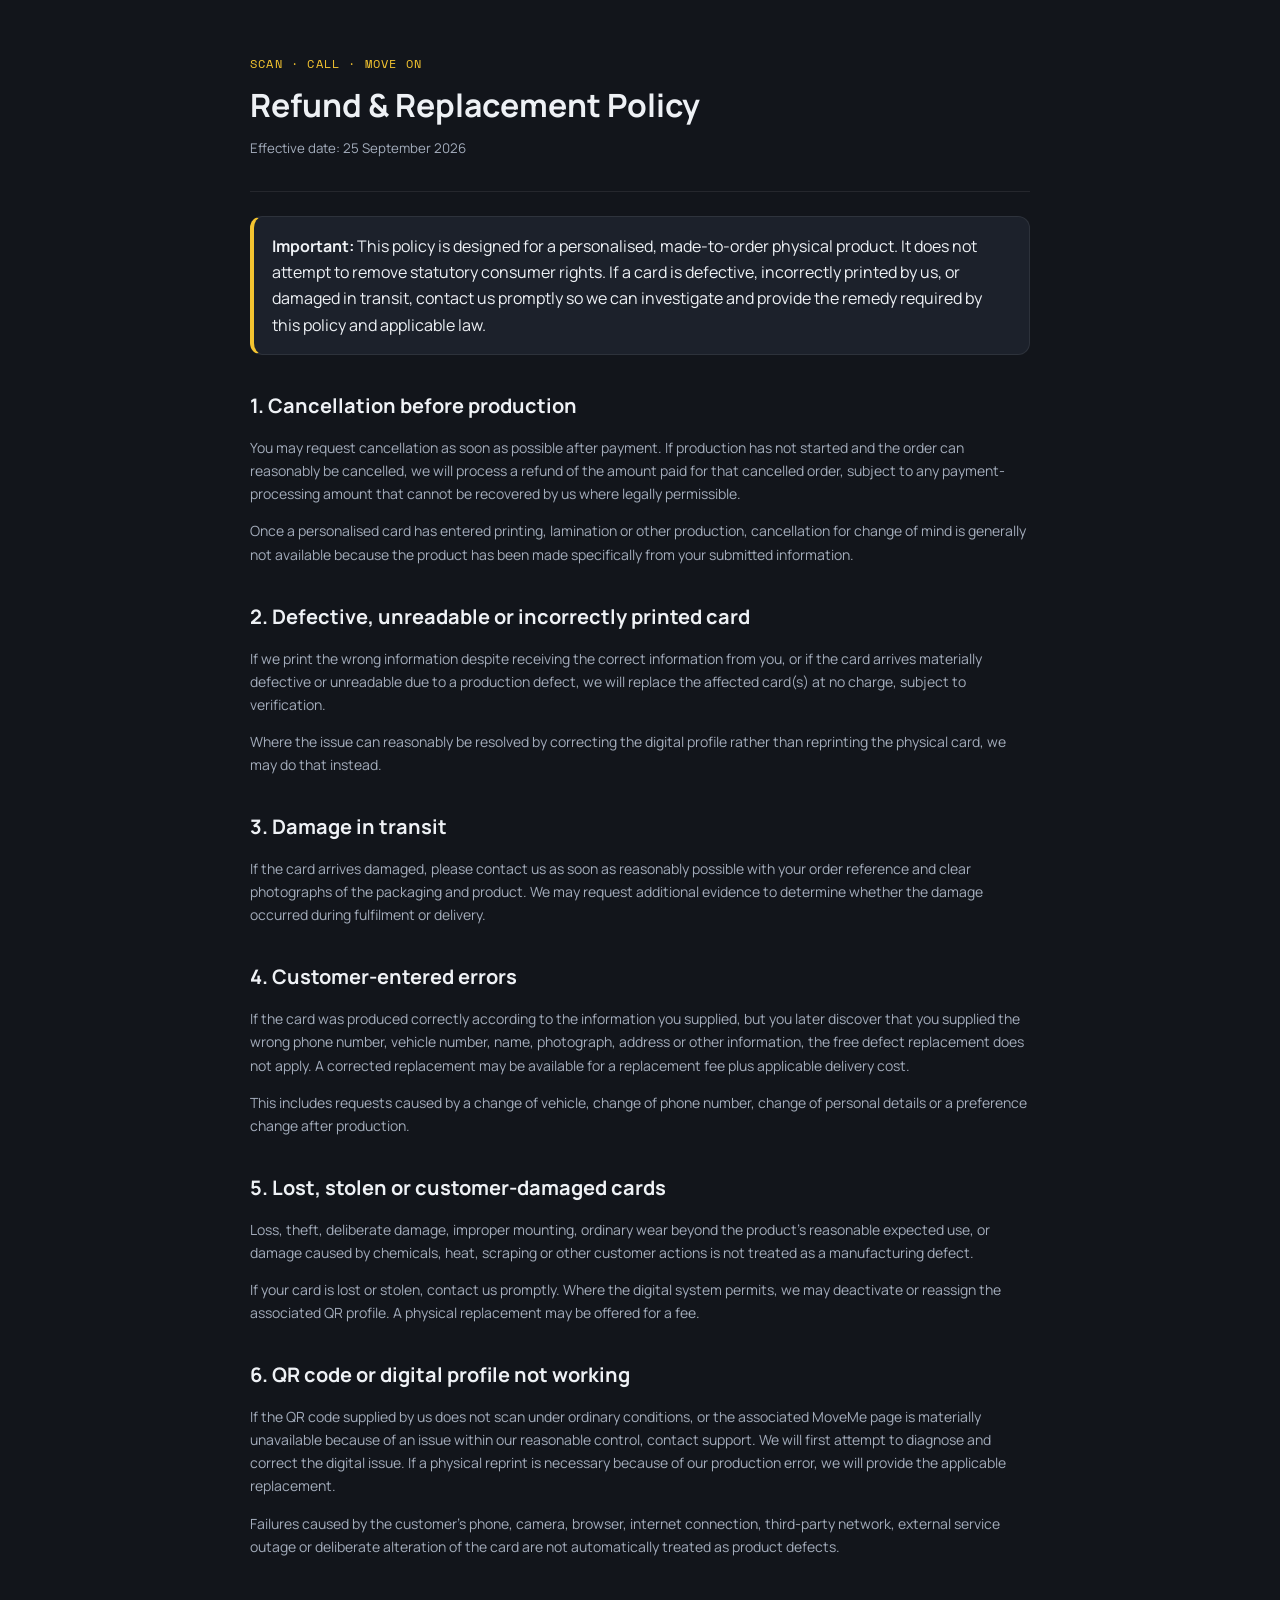
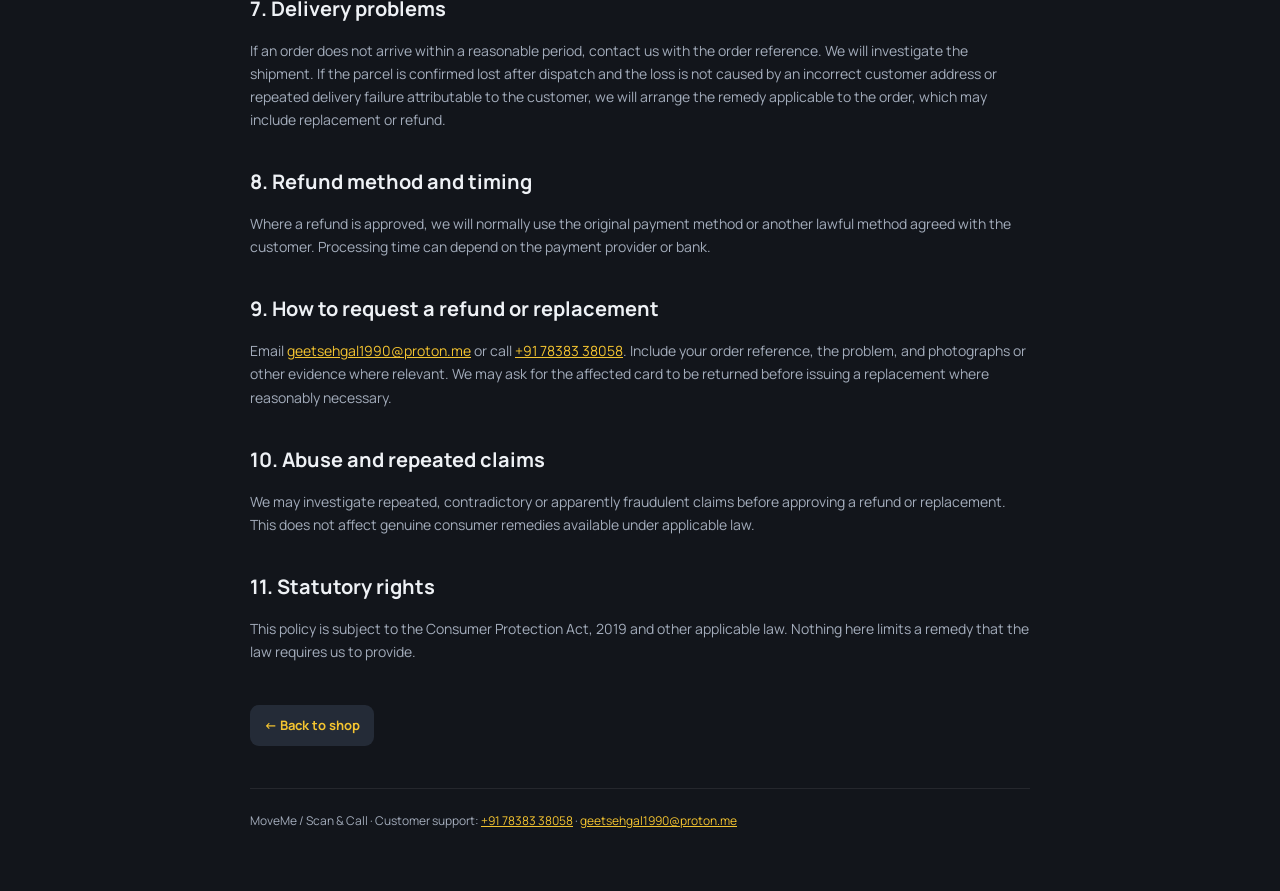
<file: refund-replacement.html>
<!DOCTYPE html>
<html lang="en">
<head>
<meta charset="UTF-8">
<meta name="viewport" content="width=device-width, initial-scale=1.0">
<title>Refund & Replacement — MoveMe</title>
<meta name="description" content="Refund, cancellation and replacement rules for personalised MoveMe vehicle contact cards.">
<link href="https://fonts.googleapis.com/css2?family=Space+Mono:wght@400;700&family=Manrope:wght@400;500;700;800&display=swap" rel="stylesheet">
<style>
:root{--bg:#12151b;--surface:#1c212b;--surface-2:#242b37;--yellow:#f4c430;--text:#eef1f5;--muted:#a3acbb;--green:#33d17a;--line:rgba(255,255,255,.08);}
*{box-sizing:border-box}html,body{margin:0;background:var(--bg);color:var(--text);font-family:Manrope,system-ui,sans-serif;line-height:1.65}
.wrap{max-width:820px;margin:0 auto;padding:28px 20px 60px}
header{padding:26px 0 30px;border-bottom:1px solid var(--line)}
.brand{font-family:"Space Mono",monospace;color:var(--yellow);font-size:12px;letter-spacing:.1em;text-transform:uppercase}
h1{font-size:32px;line-height:1.2;margin:12px 0 10px}h2{font-size:20px;margin:34px 0 10px}h3{font-size:16px;margin:22px 0 6px}
p,li{font-size:14px;color:var(--muted)}strong{color:var(--text)}
ul{padding-left:22px}.notice{background:var(--surface);border:1px solid var(--line);border-left:4px solid var(--yellow);padding:16px 18px;border-radius:12px;margin:24px 0}
a{color:var(--yellow)}.back{display:inline-block;margin-top:28px;text-decoration:none;background:var(--surface-2);padding:10px 14px;border-radius:9px;font-weight:700;font-size:13px}
footer{margin-top:42px;padding-top:22px;border-top:1px solid var(--line);font-size:12px;color:var(--muted)}
small{color:var(--muted)}
</style>
</head>
<body><div class="wrap">
<header><div class="brand">SCAN · CALL · MOVE ON</div><h1>Refund & Replacement Policy</h1><small>Effective date: 25 September 2026</small></header>
<main>
<div class="notice"><strong>Important:</strong> This policy is designed for a personalised, made-to-order physical product. It does not attempt to remove statutory consumer rights. If a card is defective, incorrectly printed by us, or damaged in transit, contact us promptly so we can investigate and provide the remedy required by this policy and applicable law.</div>

<h2>1. Cancellation before production</h2>
<p>You may request cancellation as soon as possible after payment. If production has not started and the order can reasonably be cancelled, we will process a refund of the amount paid for that cancelled order, subject to any payment-processing amount that cannot be recovered by us where legally permissible.</p>
<p>Once a personalised card has entered printing, lamination or other production, cancellation for change of mind is generally not available because the product has been made specifically from your submitted information.</p>

<h2>2. Defective, unreadable or incorrectly printed card</h2>
<p>If we print the wrong information despite receiving the correct information from you, or if the card arrives materially defective or unreadable due to a production defect, we will replace the affected card(s) at no charge, subject to verification.</p>
<p>Where the issue can reasonably be resolved by correcting the digital profile rather than reprinting the physical card, we may do that instead.</p>

<h2>3. Damage in transit</h2>
<p>If the card arrives damaged, please contact us as soon as reasonably possible with your order reference and clear photographs of the packaging and product. We may request additional evidence to determine whether the damage occurred during fulfilment or delivery.</p>

<h2>4. Customer-entered errors</h2>
<p>If the card was produced correctly according to the information you supplied, but you later discover that you supplied the wrong phone number, vehicle number, name, photograph, address or other information, the free defect replacement does not apply. A corrected replacement may be available for a replacement fee plus applicable delivery cost.</p>
<p>This includes requests caused by a change of vehicle, change of phone number, change of personal details or a preference change after production.</p>

<h2>5. Lost, stolen or customer-damaged cards</h2>
<p>Loss, theft, deliberate damage, improper mounting, ordinary wear beyond the product's reasonable expected use, or damage caused by chemicals, heat, scraping or other customer actions is not treated as a manufacturing defect.</p>
<p>If your card is lost or stolen, contact us promptly. Where the digital system permits, we may deactivate or reassign the associated QR profile. A physical replacement may be offered for a fee.</p>

<h2>6. QR code or digital profile not working</h2>
<p>If the QR code supplied by us does not scan under ordinary conditions, or the associated MoveMe page is materially unavailable because of an issue within our reasonable control, contact support. We will first attempt to diagnose and correct the digital issue. If a physical reprint is necessary because of our production error, we will provide the applicable replacement.</p>
<p>Failures caused by the customer's phone, camera, browser, internet connection, third-party network, external service outage or deliberate alteration of the card are not automatically treated as product defects.</p>

<h2>7. Delivery problems</h2>
<p>If an order does not arrive within a reasonable period, contact us with the order reference. We will investigate the shipment. If the parcel is confirmed lost after dispatch and the loss is not caused by an incorrect customer address or repeated delivery failure attributable to the customer, we will arrange the remedy applicable to the order, which may include replacement or refund.</p>

<h2>8. Refund method and timing</h2>
<p>Where a refund is approved, we will normally use the original payment method or another lawful method agreed with the customer. Processing time can depend on the payment provider or bank.</p>

<h2>9. How to request a refund or replacement</h2>
<p>Email <a href="mailto:geetsehgal1990@proton.me">geetsehgal1990@proton.me</a> or call <a href="tel:+917838338058">+91 78383 38058</a>. Include your order reference, the problem, and photographs or other evidence where relevant. We may ask for the affected card to be returned before issuing a replacement where reasonably necessary.</p>

<h2>10. Abuse and repeated claims</h2>
<p>We may investigate repeated, contradictory or apparently fraudulent claims before approving a refund or replacement. This does not affect genuine consumer remedies available under applicable law.</p>

<h2>11. Statutory rights</h2>
<p>This policy is subject to the Consumer Protection Act, 2019 and other applicable law. Nothing here limits a remedy that the law requires us to provide.</p></main>
<a class="back" href="shop.html">← Back to shop</a>
<footer>MoveMe / Scan &amp; Call · Customer support: <a href="tel:+917838338058">+91 78383 38058</a> · <a href="mailto:geetsehgal1990@proton.me">geetsehgal1990@proton.me</a></footer>
</div></body></html>
</file>
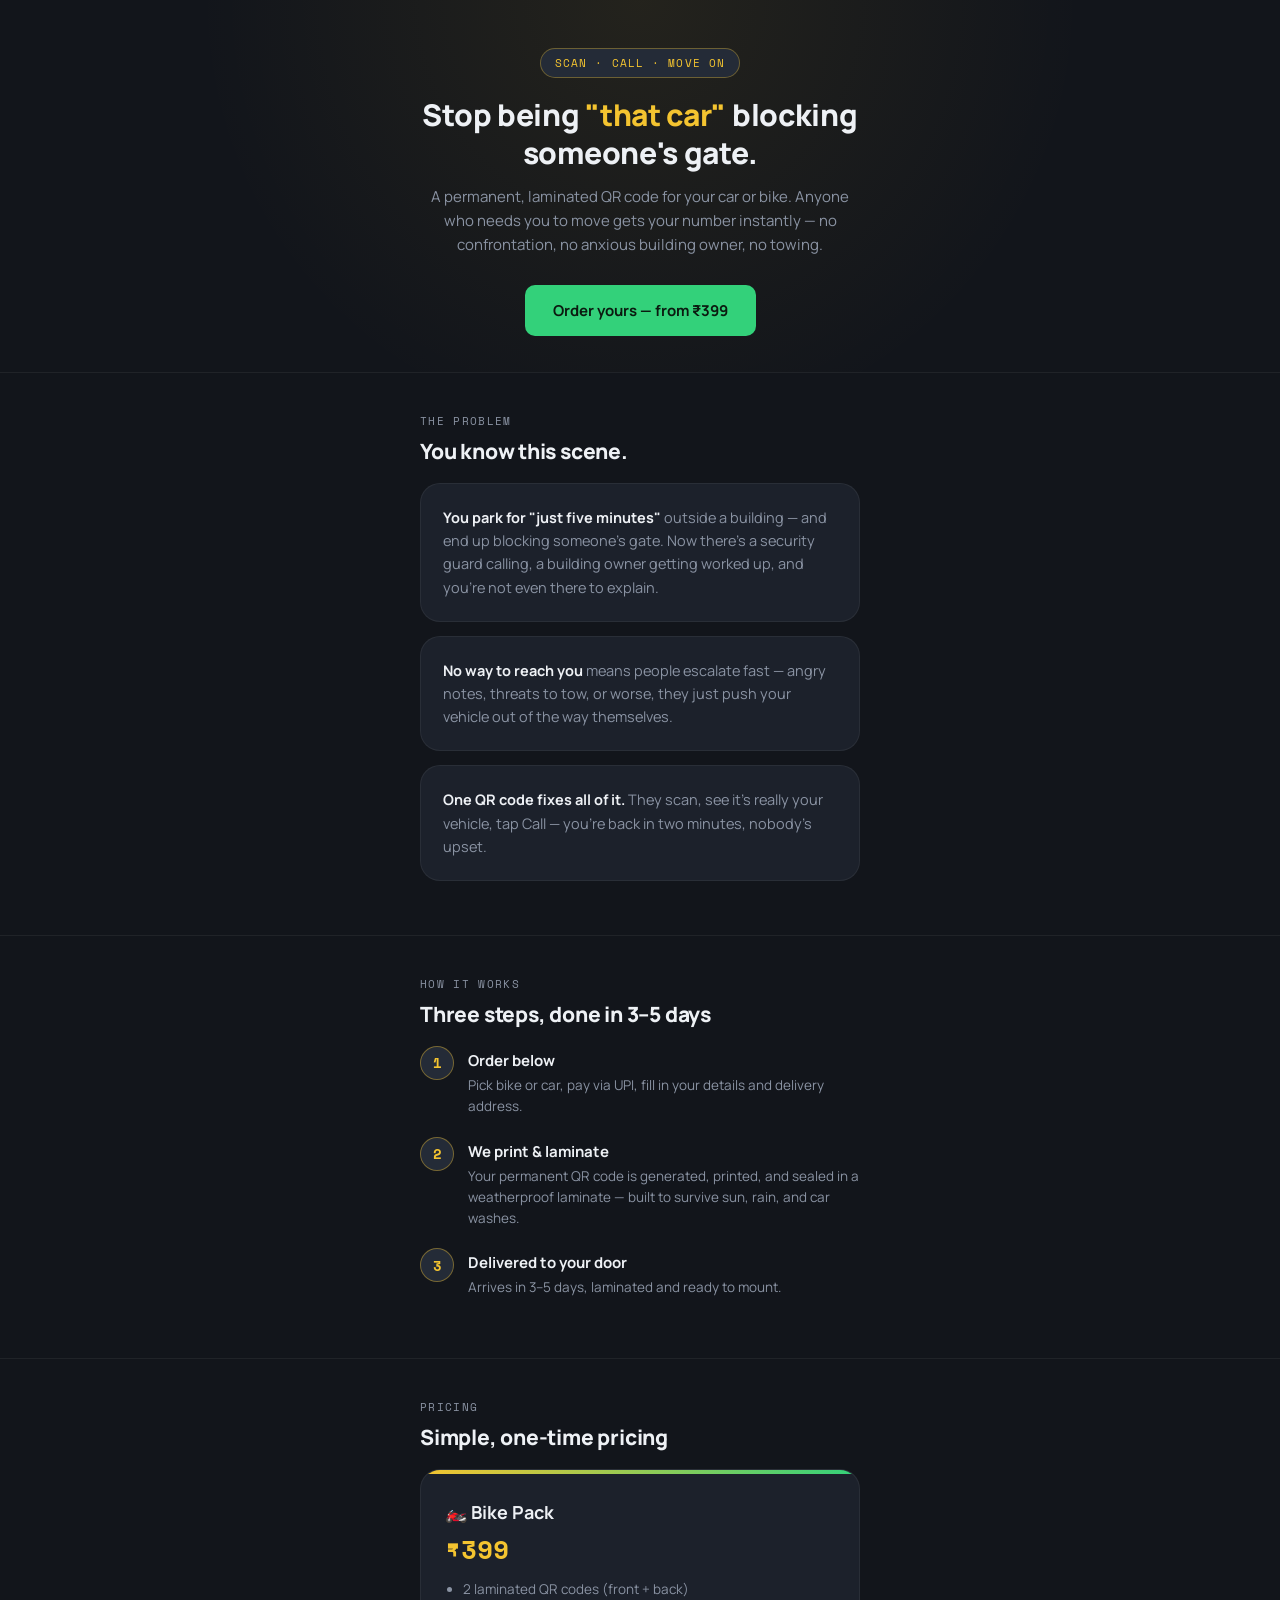
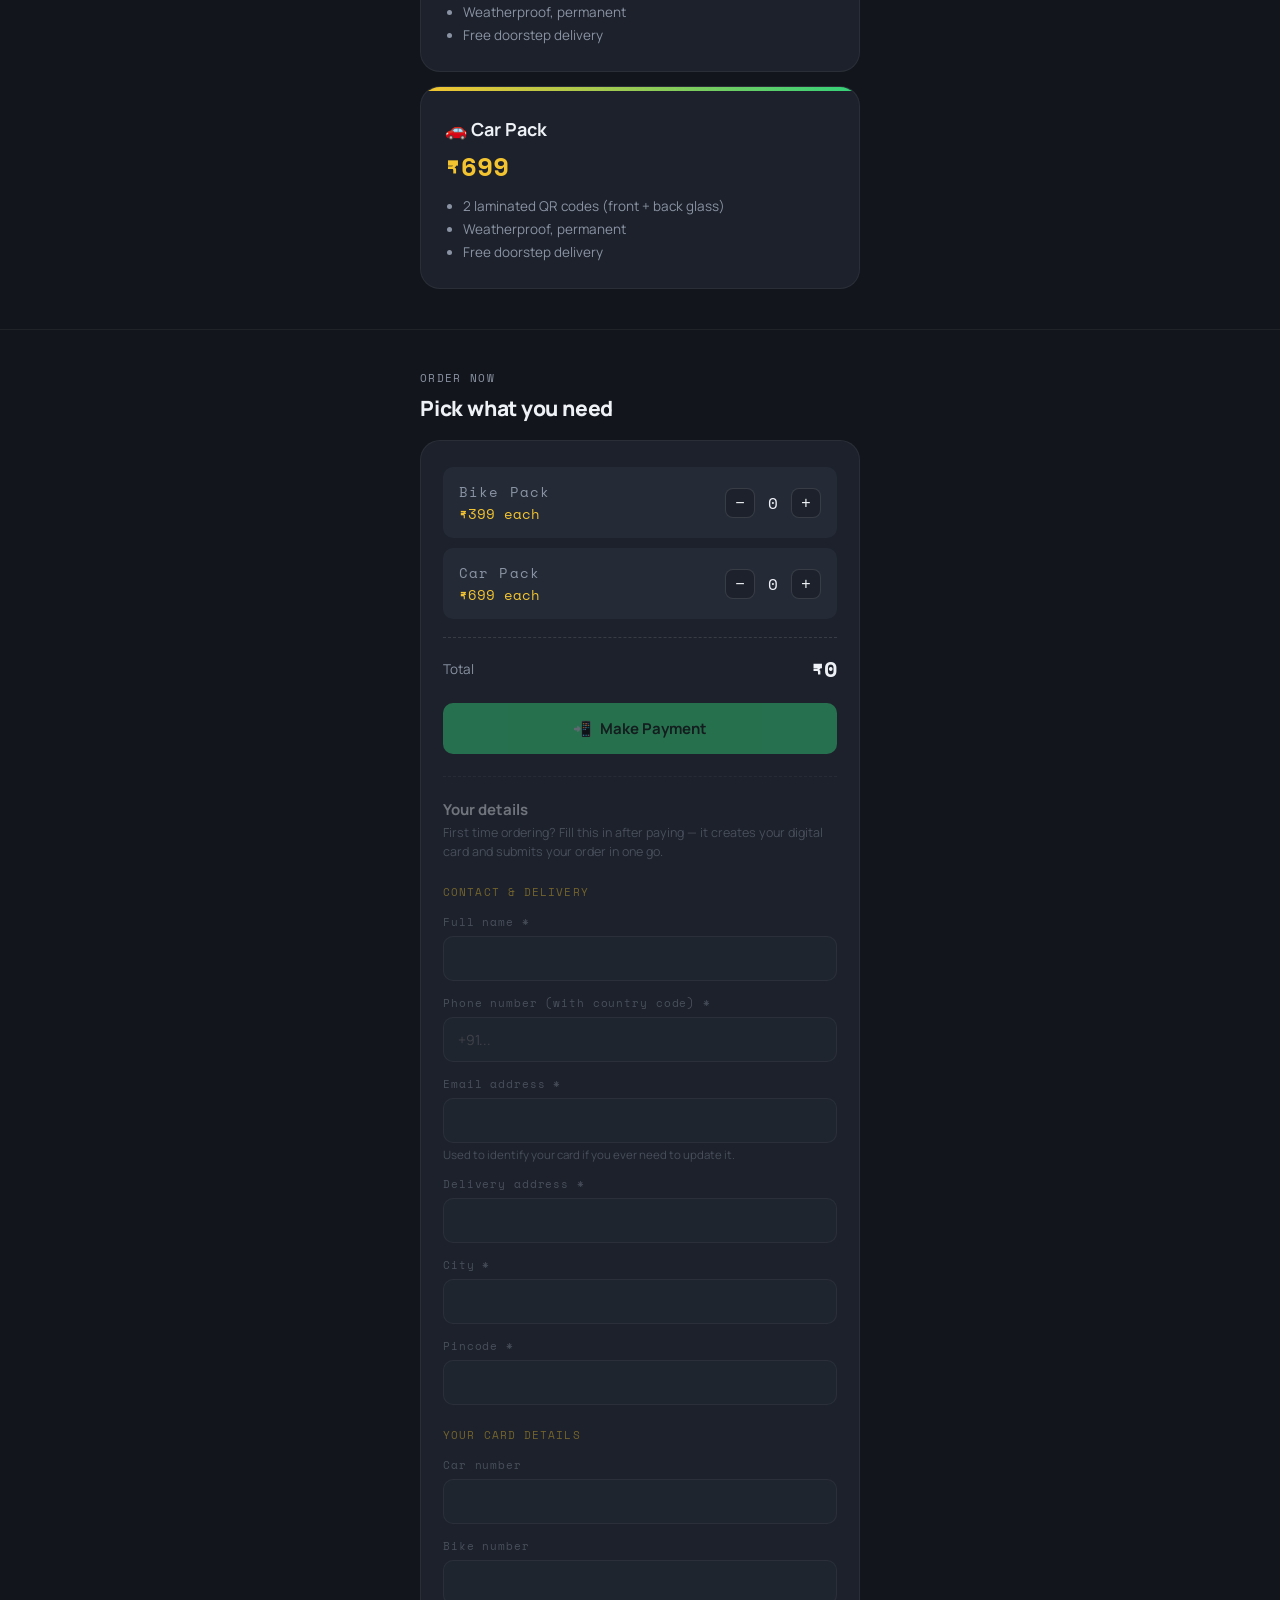
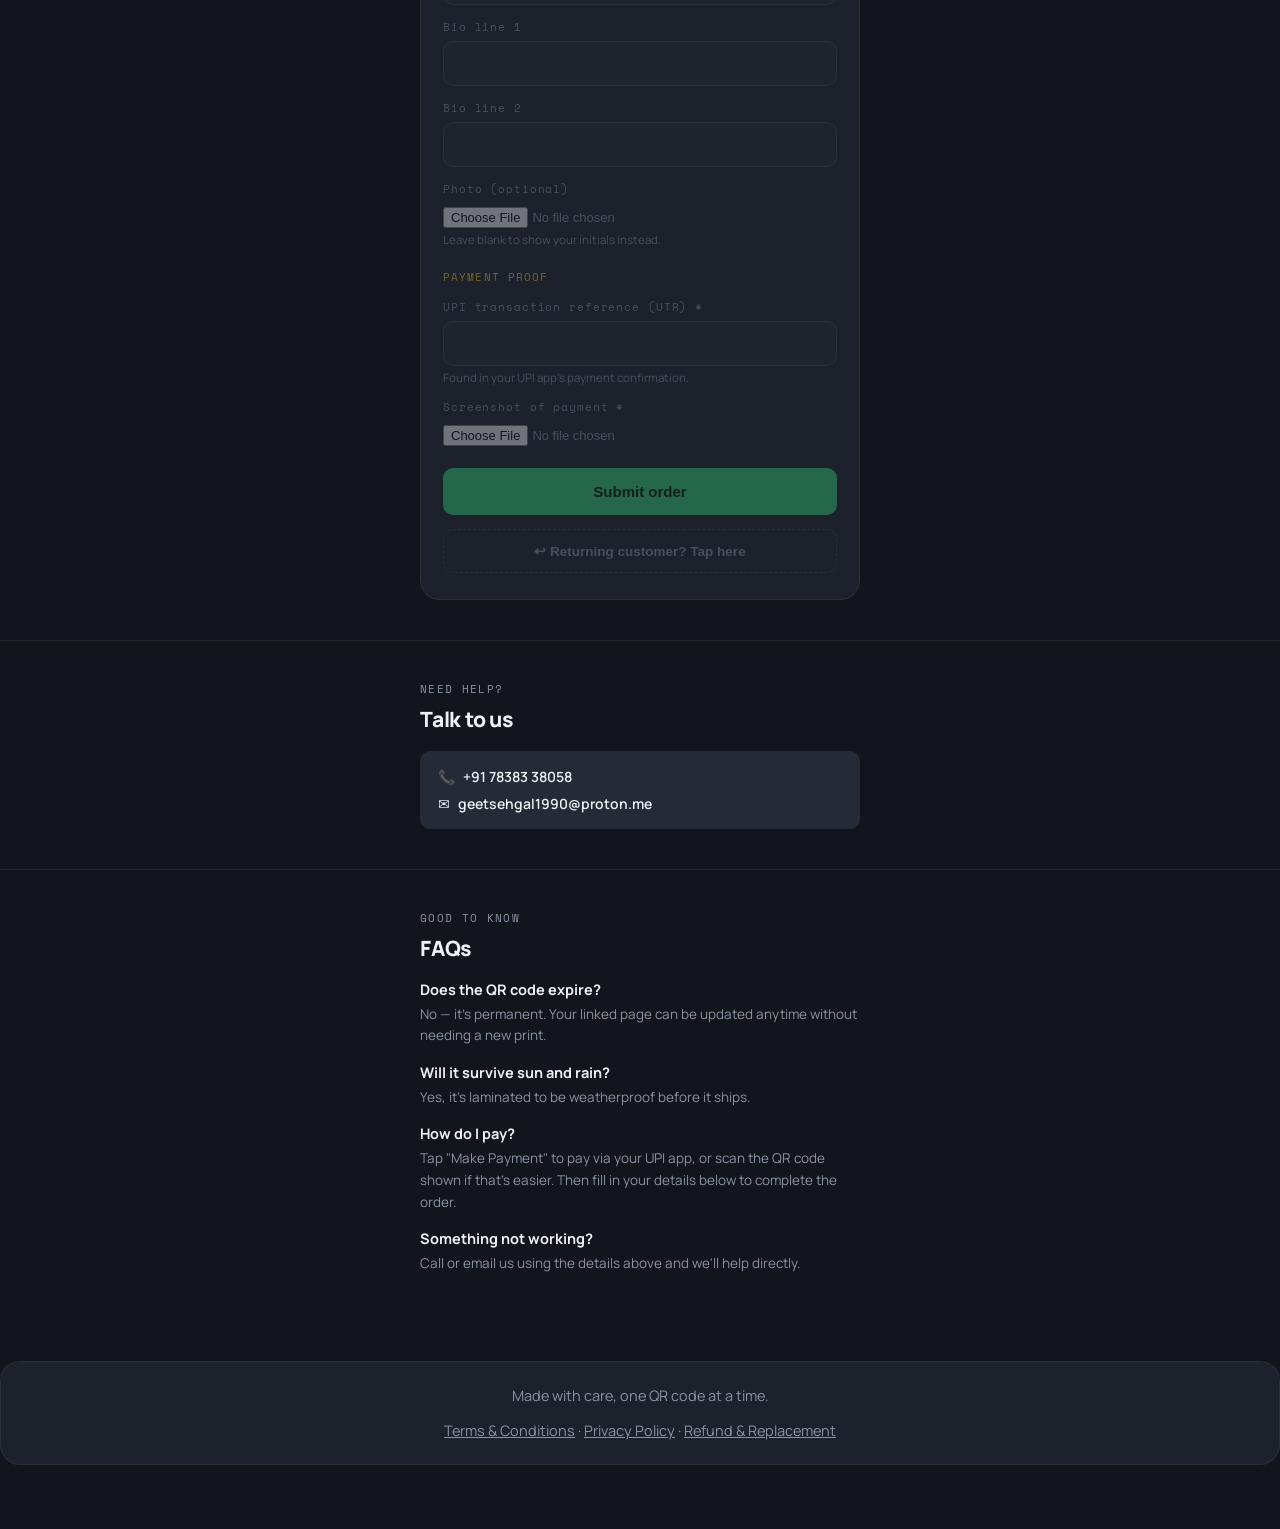
<file: shop.html>
<!DOCTYPE html>
<html lang="en">
<head>
<meta charset="UTF-8">
<meta name="viewport" content="width=device-width, initial-scale=1.0">
<title>Scan &amp; Call — Vehicle Contact Cards</title>
<meta name="description" content="A laminated, permanent QR code for your car or bike. Anyone who needs you to move your vehicle can scan and call instantly — no confrontation, no anxious building owners.">
<link href="https://fonts.googleapis.com/css2?family=Space+Mono:wght@400;700&family=Manrope:wght@400;500;700;800&display=swap" rel="stylesheet">
<link rel="icon" type="image/png" sizes="96x96" rel="icon" href="https://icons8.com/icons/icons8-car-pastel_glyph-16.png"/>
<style>
:root{
  --bg:#12151b; --surface:#1c212b; --surface-2:#242b37;
  --plate-yellow:#f4c430; --ink:#14161a; --text:#eef1f5;
  --muted:#8a93a3; --green:#33d17a; --radius-lg:20px; --radius-sm:10px;
}
*{box-sizing:border-box;}
html,body{margin:0;padding:0;background:var(--bg);color:var(--text);font-family:'Manrope',system-ui,sans-serif;-webkit-font-smoothing:antialiased;}
img{max-width:100%;display:block;}
.container{max-width:480px;margin:0 auto;padding:0 20px;}
a{color:inherit;}

.hero{padding:48px 0 36px;text-align:center;background:radial-gradient(circle at 50% 0%, rgba(244,196,48,0.08), transparent 60%);}
.badge{display:inline-block;background:var(--surface-2);border:1px solid rgba(244,196,48,0.35);color:var(--plate-yellow);font-family:'Space Mono',monospace;font-size:11px;letter-spacing:.1em;padding:6px 14px;border-radius:999px;margin-bottom:18px;}
.hero h1{font-size:30px;font-weight:800;line-height:1.25;margin:0 0 14px;letter-spacing:-0.01em;}
.hero h1 span{color:var(--plate-yellow);}
.hero p{color:var(--muted);font-size:15px;line-height:1.6;margin:0 0 28px;}
.hero-cta{display:inline-flex;align-items:center;gap:8px;background:var(--green);color:#0b1a10;font-weight:700;padding:15px 28px;border-radius:var(--radius-sm);text-decoration:none;font-size:15px;}

section{padding:40px 0;border-top:1px solid rgba(255,255,255,0.06);}
.eyebrow{font-family:'Space Mono',monospace;font-size:11px;letter-spacing:.12em;color:var(--muted);margin:0 0 8px;text-transform:uppercase;}
h2{font-size:21px;font-weight:800;margin:0 0 18px;letter-spacing:-0.01em;}

.pain-card{background:var(--surface);border:1px solid rgba(255,255,255,0.06);border-radius:var(--radius-lg);padding:22px;margin-bottom:14px;}
.pain-card p{margin:0;font-size:14.5px;line-height:1.6;color:var(--muted);}
.pain-card strong{color:var(--text);}

.step{display:flex;gap:14px;margin-bottom:20px;}
.step-num{flex-shrink:0;width:34px;height:34px;border-radius:50%;background:var(--surface-2);border:1px solid rgba(244,196,48,0.4);color:var(--plate-yellow);font-family:'Space Mono',monospace;font-weight:700;display:flex;align-items:center;justify-content:center;font-size:14px;}
.step-text h3{margin:4px 0 4px;font-size:15px;}
.step-text p{margin:0;color:var(--muted);font-size:13.5px;line-height:1.55;}

.products{display:flex;flex-direction:column;gap:14px;}
.product{background:var(--surface);border:1px solid rgba(255,255,255,0.06);border-radius:var(--radius-lg);padding:24px;position:relative;overflow:hidden;}
.product::before{content:"";position:absolute;top:0;left:0;right:0;height:4px;background:linear-gradient(90deg,var(--plate-yellow),var(--green));}
.product h3{font-size:18px;margin:6px 0 6px;}
.product .price{font-family:'Space Mono',monospace;font-size:26px;font-weight:700;color:var(--plate-yellow);margin:0 0 10px;}
.product ul{margin:0;padding-left:18px;color:var(--muted);font-size:13.5px;line-height:1.7;}

.order-box{background:var(--surface);border:1px solid rgba(255,255,255,0.06);border-radius:var(--radius-lg);padding:26px 22px;}
.qty-row{display:flex;align-items:center;justify-content:space-between;background:var(--surface-2);border-radius:var(--radius-sm);padding:14px 16px;margin-bottom:10px;}
.qty-row label{font-size:14px;font-weight:500;}
.qty-row .qty-price{font-family:'Space Mono',monospace;color:var(--plate-yellow);font-size:13.5px;}
.qty-controls{display:flex;align-items:center;gap:10px;}
.qty-controls button{width:30px;height:30px;border-radius:8px;border:1px solid rgba(255,255,255,0.12);background:var(--surface);color:var(--text);font-size:16px;line-height:1;cursor:pointer;}
.qty-controls span{min-width:16px;text-align:center;font-family:'Space Mono',monospace;}
.total-row{display:flex;justify-content:space-between;align-items:center;margin:18px 0;padding-top:14px;border-top:1px dashed rgba(255,255,255,0.12);}
.total-row .label{color:var(--muted);font-size:13.5px;}
.total-row .amount{font-family:'Space Mono',monospace;font-size:22px;font-weight:700;color:var(--text);}

.pay-btn{display:flex;align-items:center;justify-content:center;gap:8px;width:100%;background:var(--green);color:#0b1a10;font-weight:700;padding:15px 20px;border-radius:var(--radius-sm);text-decoration:none;font-size:15px;border:none;margin-bottom:12px;}
.pay-btn.disabled{opacity:0.45;pointer-events:none;}
.qr-preview{text-align:center;margin:16px 0;display:none;}
.qr-preview img{margin:0 auto;border-radius:12px;background:#fff;padding:12px;}
.qr-hint{font-size:12px;color:var(--muted);text-align:center;margin-top:8px;}

/* Order form */
.form-section{margin-top:22px;padding-top:22px;border-top:1px dashed rgba(255,255,255,0.12);}
.form-section.disabled{opacity:0.4;pointer-events:none;}
.form-section h3{font-size:15px;margin:0 0 4px;}
.form-hint{font-size:12.5px;color:var(--muted);margin:0 0 16px;line-height:1.5;}
label{display:block;font-family:'Space Mono',monospace;font-size:11px;letter-spacing:.08em;color:var(--muted);margin:14px 0 6px;}
input[type=text], input[type=email], input[type=tel] {
  width:100%; padding:12px 14px; border-radius:10px; border:1px solid rgba(255,255,255,0.12);
  background: var(--surface-2); color: var(--text); font-size:14px; font-family:'Manrope',sans-serif;
}
input[type=file]{ width:100%; color: var(--muted); font-size: 13px; margin-top: 4px; }
input:focus{ outline:2px solid var(--plate-yellow); outline-offset:1px; }
.field-hint{font-size:11.5px;color:var(--muted);margin-top:4px;}
.section-label{font-family:'Space Mono',monospace;font-size:11px;letter-spacing:.1em;color:var(--plate-yellow);margin:22px 0 4px;text-transform:uppercase;}

.submit-btn{display:flex;align-items:center;justify-content:center;gap:8px;width:100%;background:var(--green);color:#0b1a10;font-weight:700;padding:15px 20px;border-radius:var(--radius-sm);border:none;font-size:15px;margin-top:22px;cursor:pointer;}
.submit-btn:disabled{opacity:0.5;}
#errorBox{display:none;background:rgba(255,80,80,0.1);border:1px solid rgba(255,80,80,0.3);color:#ff9d9d;padding:10px 14px;border-radius:10px;font-size:13px;margin-top:14px;}

.returning-btn{display:flex;align-items:center;justify-content:center;gap:8px;width:100%;background:transparent;color:var(--muted);border:1px dashed rgba(255,255,255,0.15);font-weight:600;padding:13px 20px;border-radius:var(--radius-sm);font-size:13.5px;margin-top:14px;cursor:pointer;}

#orderResult{display:none;text-align:center;}
#orderResult img{margin:16px auto;border-radius:12px;background:#fff;padding:14px;}

/* Support */
.support-box{background:var(--surface-2);border-radius:var(--radius-sm);padding:16px 18px;display:flex;flex-direction:column;gap:8px;}
.support-box a{font-size:14px;font-weight:600;text-decoration:none;color:var(--text);display:flex;align-items:center;gap:8px;}

.faq-item{margin-bottom:16px;}
.faq-item h3{font-size:14.5px;margin:0 0 5px;}
.faq-item p{margin:0;color:var(--muted);font-size:13.5px;line-height:1.6;}

footer{padding:30px 0 50px;text-align:center;}
footer p{color:var(--muted);font-size:12px;margin:0;}
</style>
</head>
<body>

<div class="hero">
  <div class="container">
    <span class="badge">SCAN &middot; CALL &middot; MOVE ON</span>
    <h1>Stop being <span>"that car"</span> blocking someone's gate.</h1>
    <p>A permanent, laminated QR code for your car or bike. Anyone who needs you to move gets your number instantly — no confrontation, no anxious building owner, no towing.</p>
    <a href="#order" class="hero-cta">Order yours — from ₹399</a>
  </div>
</div>

<section>
  <div class="container">
    <p class="eyebrow">The problem</p>
    <h2>You know this scene.</h2>
    <div class="pain-card">
      <p><strong>You park for "just five minutes"</strong> outside a building — and end up blocking someone's gate. Now there's a security guard calling, a building owner getting worked up, and you're not even there to explain.</p>
    </div>
    <div class="pain-card">
      <p><strong>No way to reach you</strong> means people escalate fast — angry notes, threats to tow, or worse, they just push your vehicle out of the way themselves.</p>
    </div>
    <div class="pain-card">
      <p><strong>One QR code fixes all of it.</strong> They scan, see it's really your vehicle, tap Call — you're back in two minutes, nobody's upset.</p>
    </div>
  </div>
</section>

<section>
  <div class="container">
    <p class="eyebrow">How it works</p>
    <h2>Three steps, done in 3–5 days</h2>
    <div class="step">
      <div class="step-num">1</div>
      <div class="step-text">
        <h3>Order below</h3>
        <p>Pick bike or car, pay via UPI, fill in your details and delivery address.</p>
      </div>
    </div>
    <div class="step">
      <div class="step-num">2</div>
      <div class="step-text">
        <h3>We print &amp; laminate</h3>
        <p>Your permanent QR code is generated, printed, and sealed in a weatherproof laminate — built to survive sun, rain, and car washes.</p>
      </div>
    </div>
    <div class="step">
      <div class="step-num">3</div>
      <div class="step-text">
        <h3>Delivered to your door</h3>
        <p>Arrives in 3–5 days, laminated and ready to mount.</p>
      </div>
    </div>
  </div>
</section>

<section>
  <div class="container">
    <p class="eyebrow">Pricing</p>
    <h2>Simple, one-time pricing</h2>
    <div class="products">
      <div class="product">
        <h3>🏍️ Bike Pack</h3>
        <p class="price">₹399</p>
        <ul>
          <li>2 laminated QR codes (front + back)</li>
          <li>Weatherproof, permanent</li>
          <li>Free doorstep delivery</li>
        </ul>
      </div>
      <div class="product">
        <h3>🚗 Car Pack</h3>
        <p class="price">₹699</p>
        <ul>
          <li>2 laminated QR codes (front + back glass)</li>
          <li>Weatherproof, permanent</li>
          <li>Free doorstep delivery</li>
        </ul>
      </div>
    </div>
  </div>
</section>

<section id="order">
  <div class="container">
    <p class="eyebrow">Order now</p>
    <h2>Pick what you need</h2>

    <div class="order-box">
      <div class="qty-row">
        <div>
          <label style="margin:0;">Bike Pack</label>
          <span class="qty-price">₹399 each</span>
        </div>
        <div class="qty-controls">
          <button type="button" onclick="changeQty('bike', -1)">&minus;</button>
          <span id="bikeQty">0</span>
          <button type="button" onclick="changeQty('bike', 1)">+</button>
        </div>
      </div>
      <div class="qty-row">
        <div>
          <label style="margin:0;">Car Pack</label>
          <span class="qty-price">₹699 each</span>
        </div>
        <div class="qty-controls">
          <button type="button" onclick="changeQty('car', -1)">&minus;</button>
          <span id="carQty">0</span>
          <button type="button" onclick="changeQty('car', 1)">+</button>
        </div>
      </div>

      <div class="total-row">
        <span class="label">Total</span>
        <span class="amount" id="totalAmount">₹0</span>
      </div>

      <a id="upiPayBtn" class="pay-btn disabled" href="#">
        <span>📲</span> Make Payment
      </a>
      <div class="qr-preview" id="qrPreview">
        <img id="qrImg" width="180" height="180" alt="UPI payment QR code">
        <p class="qr-hint">No UPI app that opens automatically? Scan this with any UPI app instead.</p>
      </div>

      <!-- ORDER FORM (first-time customers) -->
      <div class="form-section disabled" id="formSection">
        <h3>Your details</h3>
        <p class="form-hint">First time ordering? Fill this in after paying — it creates your digital card and submits your order in one go.</p>

        <form id="orderForm">
          <p class="section-label">Contact &amp; delivery</p>
          <label for="name">Full name *</label>
          <input type="text" id="name" required>

          <label for="phone">Phone number (with country code) *</label>
          <input type="tel" id="phone" placeholder="+91..." required>

          <label for="email">Email address *</label>
          <input type="email" id="email" required>
          <p class="field-hint">Used to identify your card if you ever need to update it.</p>

          <label for="address">Delivery address *</label>
          <input type="text" id="address" required>

          <label for="city">City *</label>
          <input type="text" id="city" required>

          <label for="pincode">Pincode *</label>
          <input type="text" id="pincode" required>

          <p class="section-label">Your card details</p>
          <label for="carNumber">Car number</label>
          <input type="text" id="carNumber">

          <label for="bikeNumber">Bike number</label>
          <input type="text" id="bikeNumber">

          <label for="bio1">Bio line 1</label>
          <input type="text" id="bio1" maxlength="60">

          <label for="bio2">Bio line 2</label>
          <input type="text" id="bio2" maxlength="60">

          <label for="photo">Photo (optional)</label>
          <input type="file" id="photo" accept="image/*">
          <p class="field-hint">Leave blank to show your initials instead.</p>

          <p class="section-label">Payment proof</p>
          <label for="utr">UPI transaction reference (UTR) *</label>
          <input type="text" id="utr" required>
          <p class="field-hint">Found in your UPI app's payment confirmation.</p>

          <label for="screenshot">Screenshot of payment *</label>
          <input type="file" id="screenshot" accept="image/*" required>

          <button id="submitBtn" class="submit-btn" type="submit">Submit order</button>
          <div id="errorBox"></div>
        </form>

        <button type="button" class="returning-btn" onclick="showReturningNote()">↩ Returning customer? Tap here</button>
        <p class="field-hint" id="returningNote" style="display:none;text-align:center;margin-top:10px;">Returning-customer ordering is coming soon. For now, please contact support below and we'll sort your order manually.</p>
      </div>

      <!-- Success view -->
      <div id="orderResult">
        <h3>Order received! 🎉</h3>
        <p class="form-hint">We'll verify your payment and get this printed &amp; laminated. Once it's confirmed and on its way, you'll get an email with your card link and QR code.</p>
        <p class="field-hint">Order reference: <span id="orderIdText"></span></p>
        <p class="field-hint">Save this reference — mention it if you contact support about your order.</p>
      </div>
    </div>
  </div>
</section>

<section>
  <div class="container">
    <p class="eyebrow">Need help?</p>
    <h2>Talk to us</h2>
    <div class="support-box">
      <a href="tel:+917838338058"><span>📞</span> +91 78383 38058</a>
      <a href="mailto:geetsehgal1990@proton.me"><span>✉️</span> geetsehgal1990@proton.me</a>
    </div>
  </div>
</section>

<section>
  <div class="container">
    <p class="eyebrow">Good to know</p>
    <h2>FAQs</h2>
    <div class="faq-item">
      <h3>Does the QR code expire?</h3>
      <p>No — it's permanent. Your linked page can be updated anytime without needing a new print.</p>
    </div>
    <div class="faq-item">
      <h3>Will it survive sun and rain?</h3>
      <p>Yes, it's laminated to be weatherproof before it ships.</p>
    </div>
    <div class="faq-item">
      <h3>How do I pay?</h3>
      <p>Tap "Make Payment" to pay via your UPI app, or scan the QR code shown if that's easier. Then fill in your details below to complete the order.</p>
    </div>
    <div class="faq-item">
      <h3>Something not working?</h3>
      <p>Call or email us using the details above and we'll help directly.</p>
    </div>
  </div>
</section>

<footer>
  <div class="pain-card">
    <p>Made with care, one QR code at a time.</p>
    <p style="margin-top:12px;">
      <a href="terms.html">Terms &amp; Conditions</a> ·
      <a href="privacy.html">Privacy Policy</a> ·
      <a href="refund-replacement.html">Refund &amp; Replacement</a>
    </p>
  </div>
</footer>

<script>
  // ============================================================
  // EDIT THESE if needed
  // ============================================================
  const UPI_ID = "akshaynocap@okhdfcbank";
  const PAYEE_NAME = "Vehicle Card Store";
  const WORKER_URL = "https://card-id-card-api.geetsehgal.workers.dev";
  // ============================================================

  const PRICES = { bike: 399, car: 699 };
  let qty = { bike: 0, car: 0 };

  function changeQty(item, delta) {
    qty[item] = Math.max(0, qty[item] + delta);
    document.getElementById(item + "Qty").textContent = qty[item];
    updateTotal();
  }

  function updateTotal() {
    const total = qty.bike * PRICES.bike + qty.car * PRICES.car;
    document.getElementById("totalAmount").textContent = "₹" + total;

    const payBtn = document.getElementById("upiPayBtn");
    const qrPreview = document.getElementById("qrPreview");
    const formSection = document.getElementById("formSection");

    if (total === 0) {
      payBtn.classList.add("disabled");
      payBtn.innerHTML = "<span>📲</span> Make Payment";
      qrPreview.style.display = "none";
      formSection.classList.add("disabled");
      return;
    }

    const note = `Vehicle card order - Bike x${qty.bike}, Car x${qty.car}`;
    const upiUrl = `upi://pay?pa=${encodeURIComponent(UPI_ID)}&pn=${encodeURIComponent(PAYEE_NAME)}&am=${total}&cu=INR&tn=${encodeURIComponent(note)}`;

    payBtn.classList.remove("disabled");
    payBtn.href = upiUrl;
    payBtn.innerHTML = `<span>📲</span> Make Payment (₹${total})`;

    document.getElementById("qrImg").src = "https://api.qrserver.com/v1/create-qr-code/?size=400x400&margin=8&data=" + encodeURIComponent(upiUrl);
    qrPreview.style.display = "block";
    formSection.classList.remove("disabled");
  }

  function showReturningNote() {
    document.getElementById("returningNote").style.display = "block";
  }

  // Resize + compress a photo client-side so uploads stay well under GitHub's 1MB file limit.
  async function compressImage(file, maxDimension = 800, quality = 0.72) {
    const bitmap = await createImageBitmap(file);
    const scale = Math.min(1, maxDimension / Math.max(bitmap.width, bitmap.height));
    const canvas = document.createElement("canvas");
    canvas.width = Math.round(bitmap.width * scale);
    canvas.height = Math.round(bitmap.height * scale);
    const ctx = canvas.getContext("2d");
    ctx.drawImage(bitmap, 0, 0, canvas.width, canvas.height);
    return new Promise((resolve) => canvas.toBlob(resolve, "image/jpeg", quality));
  }

  const orderForm = document.getElementById("orderForm");
  const submitBtn = document.getElementById("submitBtn");
  const errorBox = document.getElementById("errorBox");

  orderForm.addEventListener("submit", async (e) => {
    e.preventDefault();
    errorBox.style.display = "none";
    submitBtn.disabled = true;
    submitBtn.textContent = "Submitting...";

    try {
      const fd = new FormData();
      fd.append("name", document.getElementById("name").value.trim());
      fd.append("phone", document.getElementById("phone").value.trim());
      fd.append("email", document.getElementById("email").value.trim());
      fd.append("address", document.getElementById("address").value.trim());
      fd.append("city", document.getElementById("city").value.trim());
      fd.append("pincode", document.getElementById("pincode").value.trim());
      fd.append("carNumber", document.getElementById("carNumber").value.trim());
      fd.append("bikeNumber", document.getElementById("bikeNumber").value.trim());
      fd.append("bio1", document.getElementById("bio1").value.trim());
      fd.append("bio2", document.getElementById("bio2").value.trim());
      fd.append("utr", document.getElementById("utr").value.trim());
      fd.append("bikeQty", qty.bike);
      fd.append("carQty", qty.car);
      fd.append("totalAmount", qty.bike * PRICES.bike + qty.car * PRICES.car);

      const photoInput = document.getElementById("photo");
      if (photoInput.files[0]) {
        const compressed = await compressImage(photoInput.files[0]);
        fd.append("photo", compressed, "photo.jpg");
      }

      const screenshotInput = document.getElementById("screenshot");
      if (!screenshotInput.files[0]) throw new Error("Please attach a screenshot of your payment.");
      const compressedShot = await compressImage(screenshotInput.files[0], 1000, 0.75);
      fd.append("screenshot", compressedShot, "screenshot.jpg");

      const resp = await fetch(WORKER_URL + "/order", { method: "POST", body: fd });
      const data = await resp.json();

      if (!resp.ok || !data.ok) {
        throw new Error(data.error || "Something went wrong. Please try again.");
      }

      document.getElementById("orderIdText").textContent = data.orderId;

      document.getElementById("formSection").style.display = "none";
      document.getElementById("orderResult").style.display = "block";
    } catch (err) {
      errorBox.textContent = err.message;
      errorBox.style.display = "block";
    } finally {
      submitBtn.disabled = false;
      submitBtn.textContent = "Submit order";
    }
  });
</script>
</body>
</html>
</file>
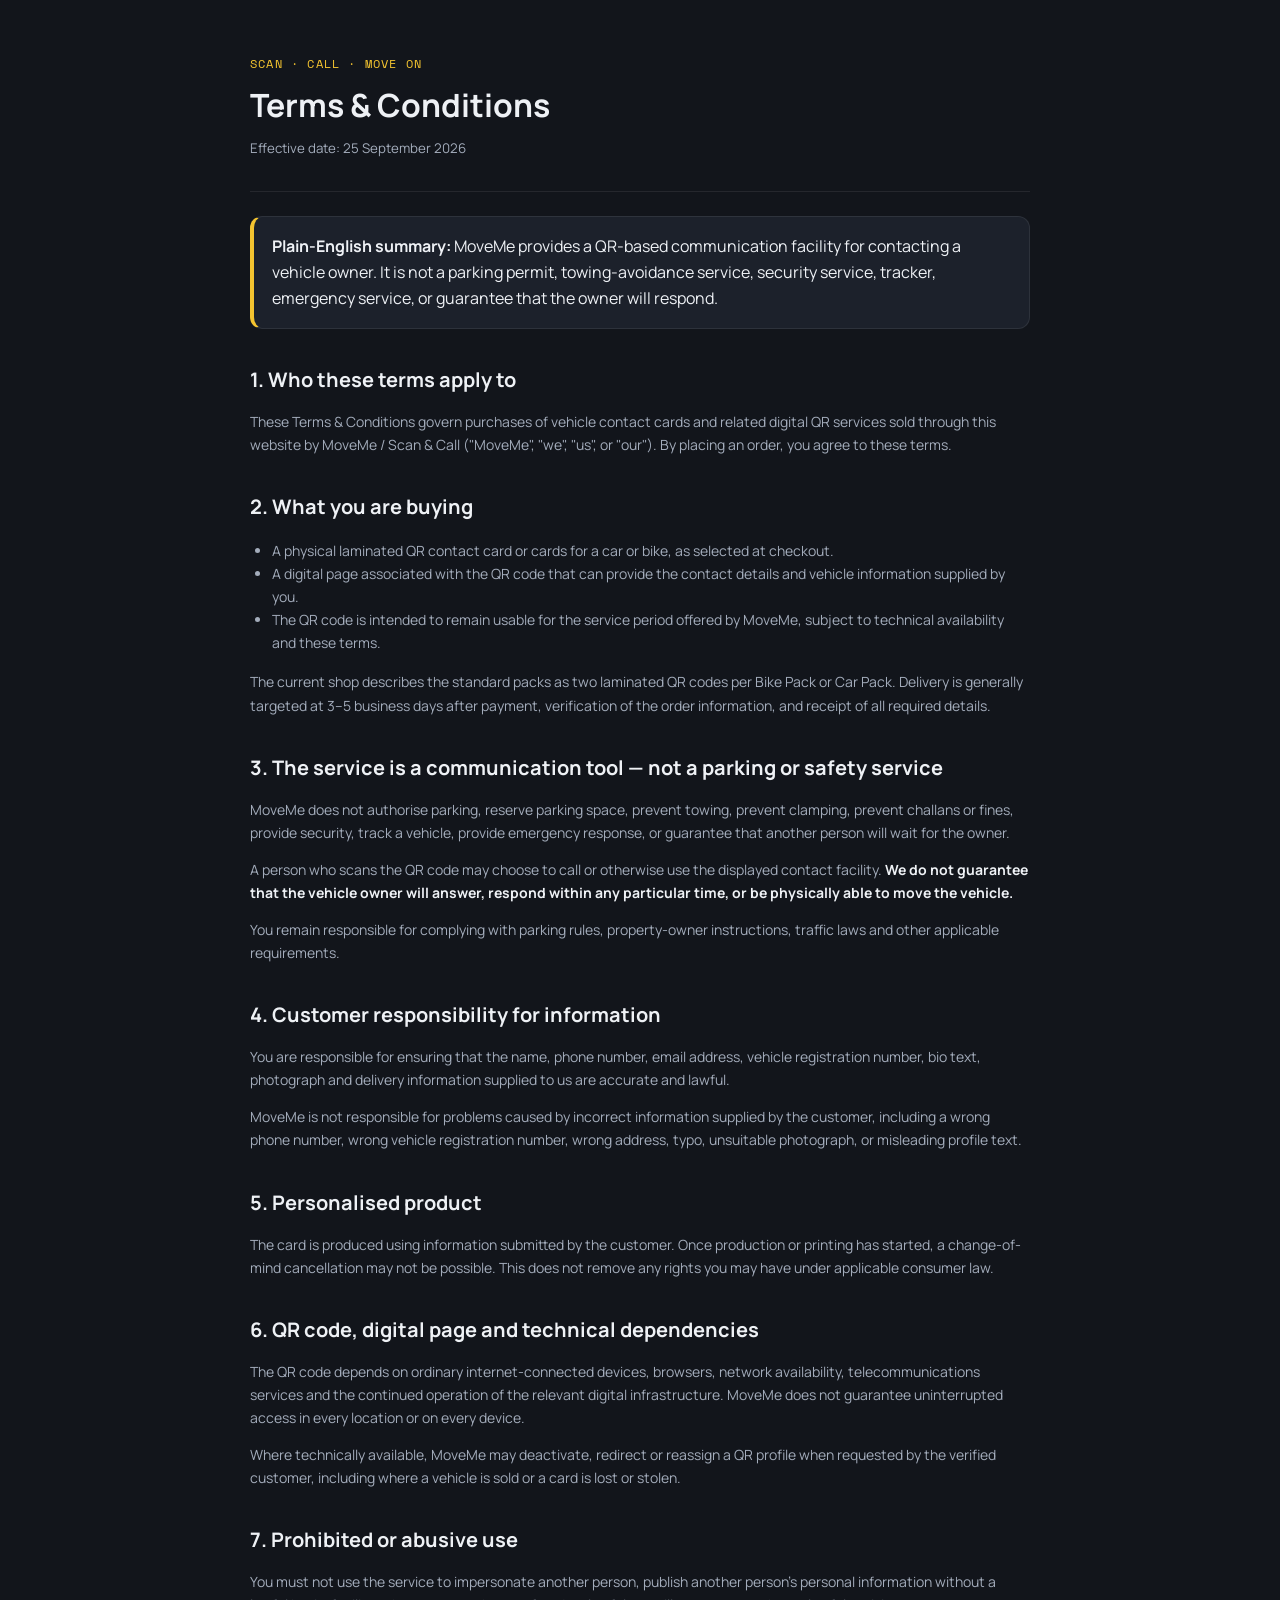
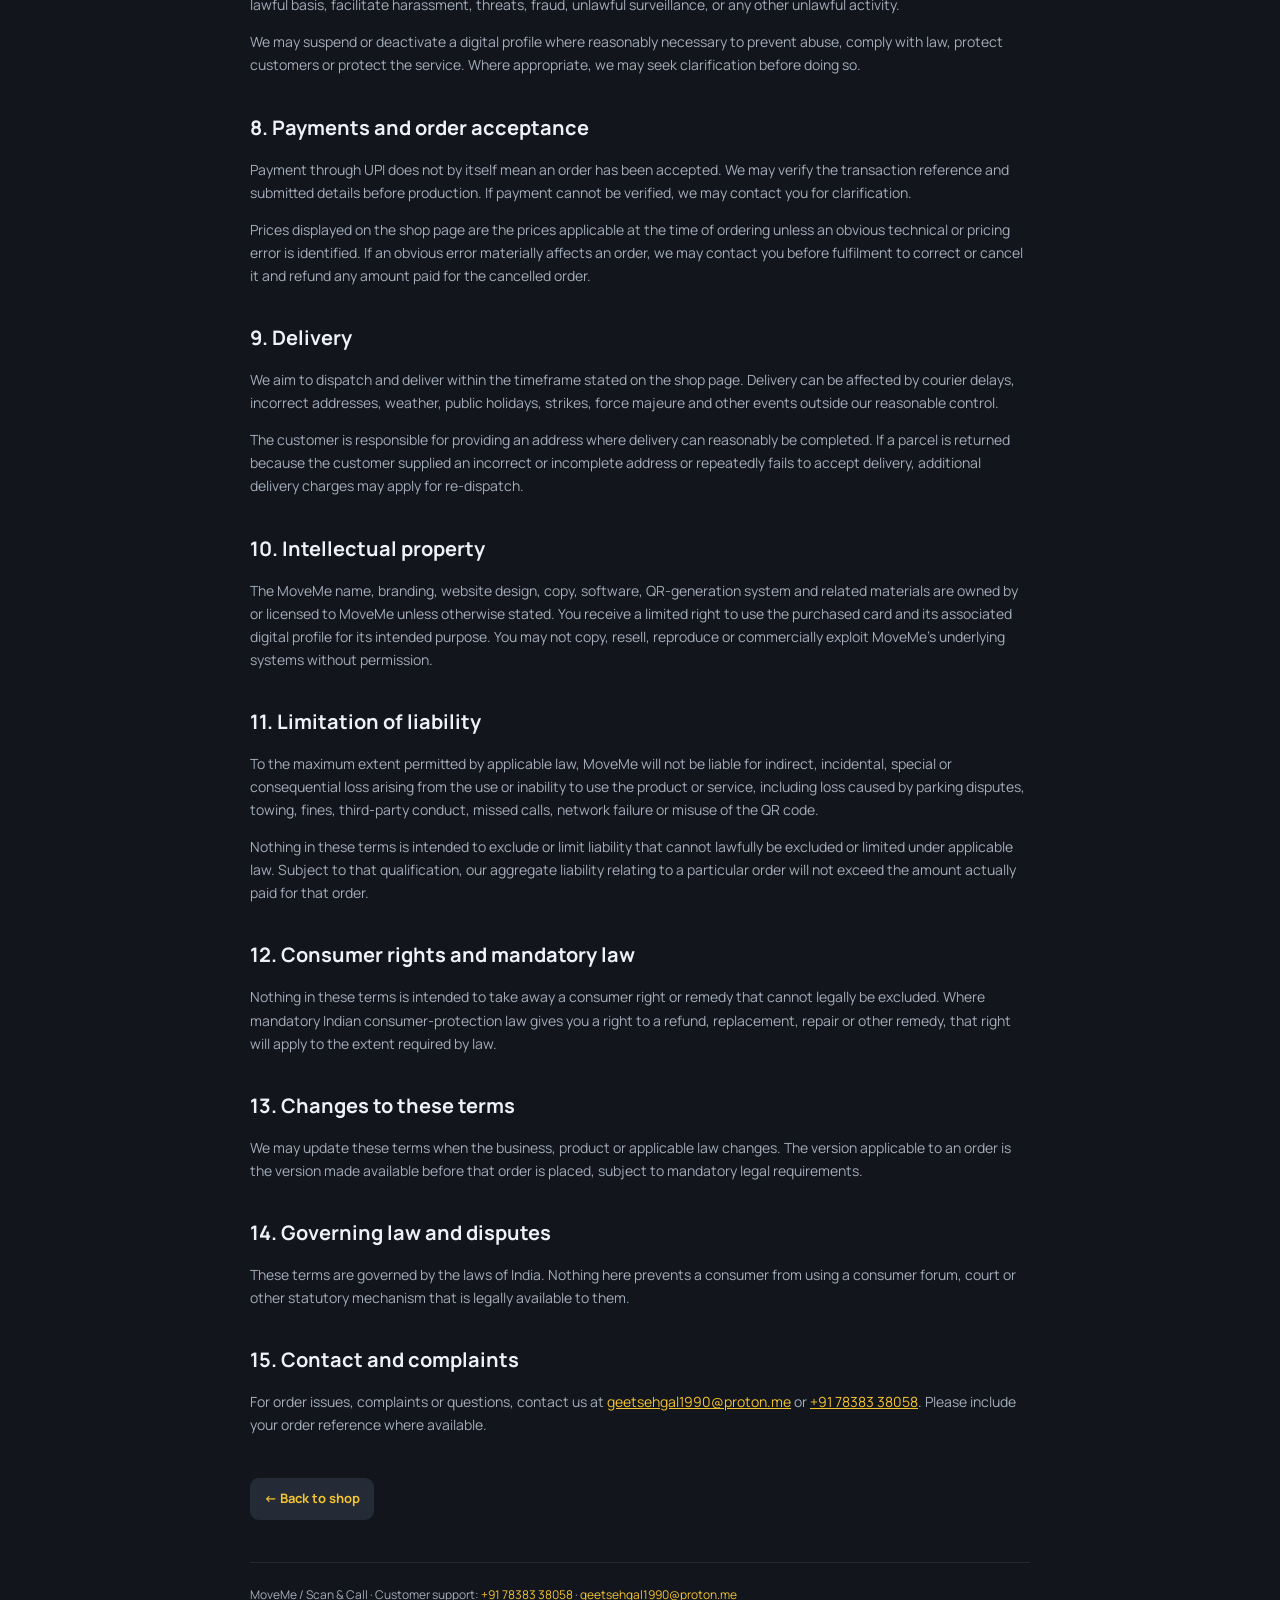
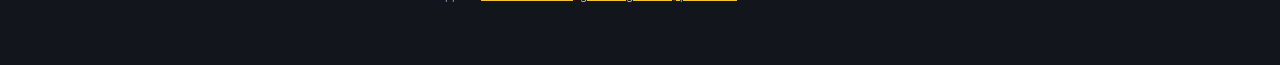
<file: terms.html>
<!DOCTYPE html>
<html lang="en">
<head>
<meta charset="UTF-8">
<meta name="viewport" content="width=device-width, initial-scale=1.0">
<title>Terms & Conditions — MoveMe</title>
<meta name="description" content="Terms governing purchases of MoveMe vehicle contact cards and QR-linked services.">
<link href="https://fonts.googleapis.com/css2?family=Space+Mono:wght@400;700&family=Manrope:wght@400;500;700;800&display=swap" rel="stylesheet">
<style>
:root{--bg:#12151b;--surface:#1c212b;--surface-2:#242b37;--yellow:#f4c430;--text:#eef1f5;--muted:#a3acbb;--green:#33d17a;--line:rgba(255,255,255,.08);}
*{box-sizing:border-box}html,body{margin:0;background:var(--bg);color:var(--text);font-family:Manrope,system-ui,sans-serif;line-height:1.65}
.wrap{max-width:820px;margin:0 auto;padding:28px 20px 60px}
header{padding:26px 0 30px;border-bottom:1px solid var(--line)}
.brand{font-family:"Space Mono",monospace;color:var(--yellow);font-size:12px;letter-spacing:.1em;text-transform:uppercase}
h1{font-size:32px;line-height:1.2;margin:12px 0 10px}h2{font-size:20px;margin:34px 0 10px}h3{font-size:16px;margin:22px 0 6px}
p,li{font-size:14px;color:var(--muted)}strong{color:var(--text)}
ul{padding-left:22px}.notice{background:var(--surface);border:1px solid var(--line);border-left:4px solid var(--yellow);padding:16px 18px;border-radius:12px;margin:24px 0}
a{color:var(--yellow)}.back{display:inline-block;margin-top:28px;text-decoration:none;background:var(--surface-2);padding:10px 14px;border-radius:9px;font-weight:700;font-size:13px}
footer{margin-top:42px;padding-top:22px;border-top:1px solid var(--line);font-size:12px;color:var(--muted)}
small{color:var(--muted)}
</style>
</head>
<body><div class="wrap">
<header><div class="brand">SCAN · CALL · MOVE ON</div><h1>Terms & Conditions</h1><small>Effective date: 25 September 2026</small></header>
<main>
<div class="notice"><strong>Plain-English summary:</strong> MoveMe provides a QR-based communication facility for contacting a vehicle owner. It is not a parking permit, towing-avoidance service, security service, tracker, emergency service, or guarantee that the owner will respond.</div>
<h2>1. Who these terms apply to</h2>
<p>These Terms &amp; Conditions govern purchases of vehicle contact cards and related digital QR services sold through this website by MoveMe / Scan &amp; Call ("MoveMe", "we", "us", or "our"). By placing an order, you agree to these terms.</p>

<h2>2. What you are buying</h2>
<ul>
<li>A physical laminated QR contact card or cards for a car or bike, as selected at checkout.</li>
<li>A digital page associated with the QR code that can provide the contact details and vehicle information supplied by you.</li>
<li>The QR code is intended to remain usable for the service period offered by MoveMe, subject to technical availability and these terms.</li>
</ul>
<p>The current shop describes the standard packs as two laminated QR codes per Bike Pack or Car Pack. Delivery is generally targeted at 3–5 business days after payment, verification of the order information, and receipt of all required details.</p>

<h2>3. The service is a communication tool — not a parking or safety service</h2>
<p>MoveMe does not authorise parking, reserve parking space, prevent towing, prevent clamping, prevent challans or fines, provide security, track a vehicle, provide emergency response, or guarantee that another person will wait for the owner.</p>
<p>A person who scans the QR code may choose to call or otherwise use the displayed contact facility. <strong>We do not guarantee that the vehicle owner will answer, respond within any particular time, or be physically able to move the vehicle.</strong></p>
<p>You remain responsible for complying with parking rules, property-owner instructions, traffic laws and other applicable requirements.</p>

<h2>4. Customer responsibility for information</h2>
<p>You are responsible for ensuring that the name, phone number, email address, vehicle registration number, bio text, photograph and delivery information supplied to us are accurate and lawful.</p>
<p>MoveMe is not responsible for problems caused by incorrect information supplied by the customer, including a wrong phone number, wrong vehicle registration number, wrong address, typo, unsuitable photograph, or misleading profile text.</p>

<h2>5. Personalised product</h2>
<p>The card is produced using information submitted by the customer. Once production or printing has started, a change-of-mind cancellation may not be possible. This does not remove any rights you may have under applicable consumer law.</p>

<h2>6. QR code, digital page and technical dependencies</h2>
<p>The QR code depends on ordinary internet-connected devices, browsers, network availability, telecommunications services and the continued operation of the relevant digital infrastructure. MoveMe does not guarantee uninterrupted access in every location or on every device.</p>
<p>Where technically available, MoveMe may deactivate, redirect or reassign a QR profile when requested by the verified customer, including where a vehicle is sold or a card is lost or stolen.</p>

<h2>7. Prohibited or abusive use</h2>
<p>You must not use the service to impersonate another person, publish another person's personal information without a lawful basis, facilitate harassment, threats, fraud, unlawful surveillance, or any other unlawful activity.</p>
<p>We may suspend or deactivate a digital profile where reasonably necessary to prevent abuse, comply with law, protect customers or protect the service. Where appropriate, we may seek clarification before doing so.</p>

<h2>8. Payments and order acceptance</h2>
<p>Payment through UPI does not by itself mean an order has been accepted. We may verify the transaction reference and submitted details before production. If payment cannot be verified, we may contact you for clarification.</p>
<p>Prices displayed on the shop page are the prices applicable at the time of ordering unless an obvious technical or pricing error is identified. If an obvious error materially affects an order, we may contact you before fulfilment to correct or cancel it and refund any amount paid for the cancelled order.</p>

<h2>9. Delivery</h2>
<p>We aim to dispatch and deliver within the timeframe stated on the shop page. Delivery can be affected by courier delays, incorrect addresses, weather, public holidays, strikes, force majeure and other events outside our reasonable control.</p>
<p>The customer is responsible for providing an address where delivery can reasonably be completed. If a parcel is returned because the customer supplied an incorrect or incomplete address or repeatedly fails to accept delivery, additional delivery charges may apply for re-dispatch.</p>

<h2>10. Intellectual property</h2>
<p>The MoveMe name, branding, website design, copy, software, QR-generation system and related materials are owned by or licensed to MoveMe unless otherwise stated. You receive a limited right to use the purchased card and its associated digital profile for its intended purpose. You may not copy, resell, reproduce or commercially exploit MoveMe's underlying systems without permission.</p>

<h2>11. Limitation of liability</h2>
<p>To the maximum extent permitted by applicable law, MoveMe will not be liable for indirect, incidental, special or consequential loss arising from the use or inability to use the product or service, including loss caused by parking disputes, towing, fines, third-party conduct, missed calls, network failure or misuse of the QR code.</p>
<p>Nothing in these terms is intended to exclude or limit liability that cannot lawfully be excluded or limited under applicable law. Subject to that qualification, our aggregate liability relating to a particular order will not exceed the amount actually paid for that order.</p>

<h2>12. Consumer rights and mandatory law</h2>
<p>Nothing in these terms is intended to take away a consumer right or remedy that cannot legally be excluded. Where mandatory Indian consumer-protection law gives you a right to a refund, replacement, repair or other remedy, that right will apply to the extent required by law.</p>

<h2>13. Changes to these terms</h2>
<p>We may update these terms when the business, product or applicable law changes. The version applicable to an order is the version made available before that order is placed, subject to mandatory legal requirements.</p>

<h2>14. Governing law and disputes</h2>
<p>These terms are governed by the laws of India. Nothing here prevents a consumer from using a consumer forum, court or other statutory mechanism that is legally available to them.</p>

<h2>15. Contact and complaints</h2>
<p>For order issues, complaints or questions, contact us at <a href="mailto:geetsehgal1990@proton.me">geetsehgal1990@proton.me</a> or <a href="tel:+917838338058">+91 78383 38058</a>. Please include your order reference where available.</p></main>
<a class="back" href="shop.html">← Back to shop</a>
<footer>MoveMe / Scan &amp; Call · Customer support: <a href="tel:+917838338058">+91 78383 38058</a> · <a href="mailto:geetsehgal1990@proton.me">geetsehgal1990@proton.me</a></footer>
</div></body></html>
</file>
